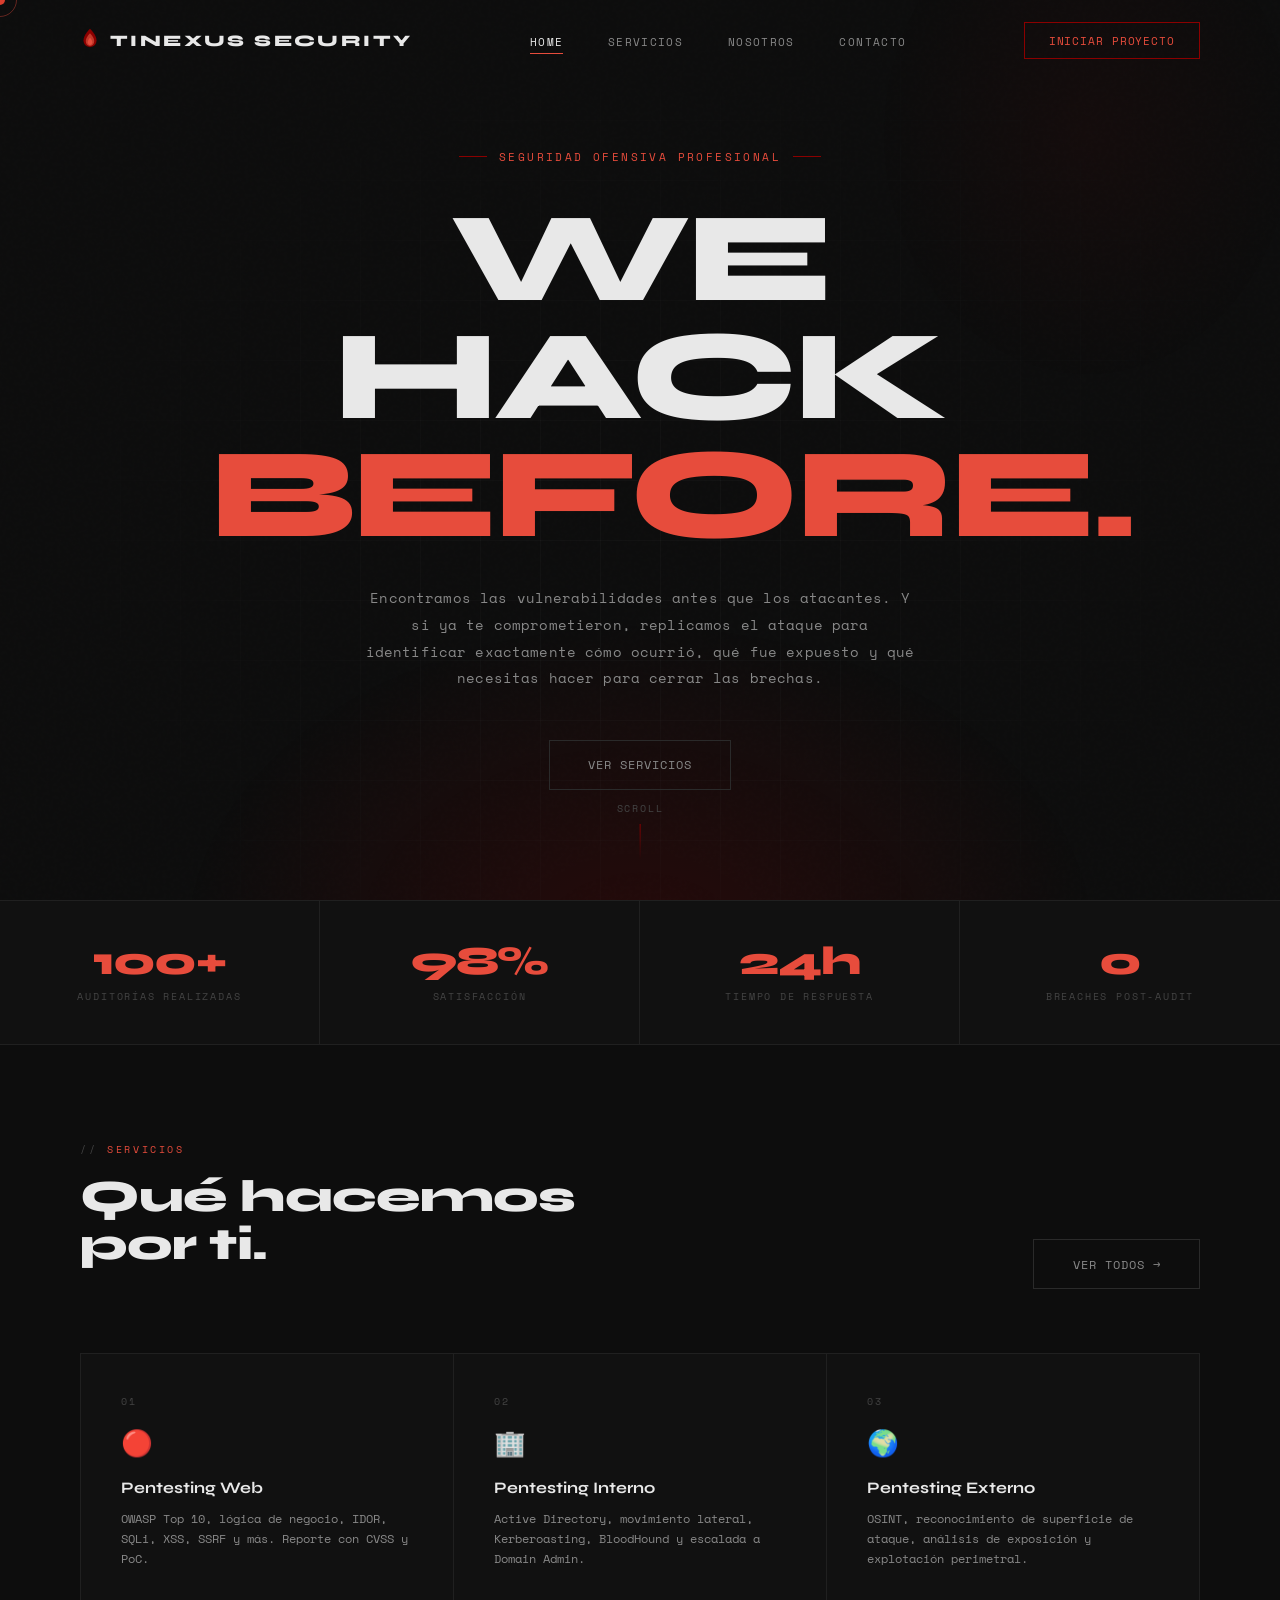
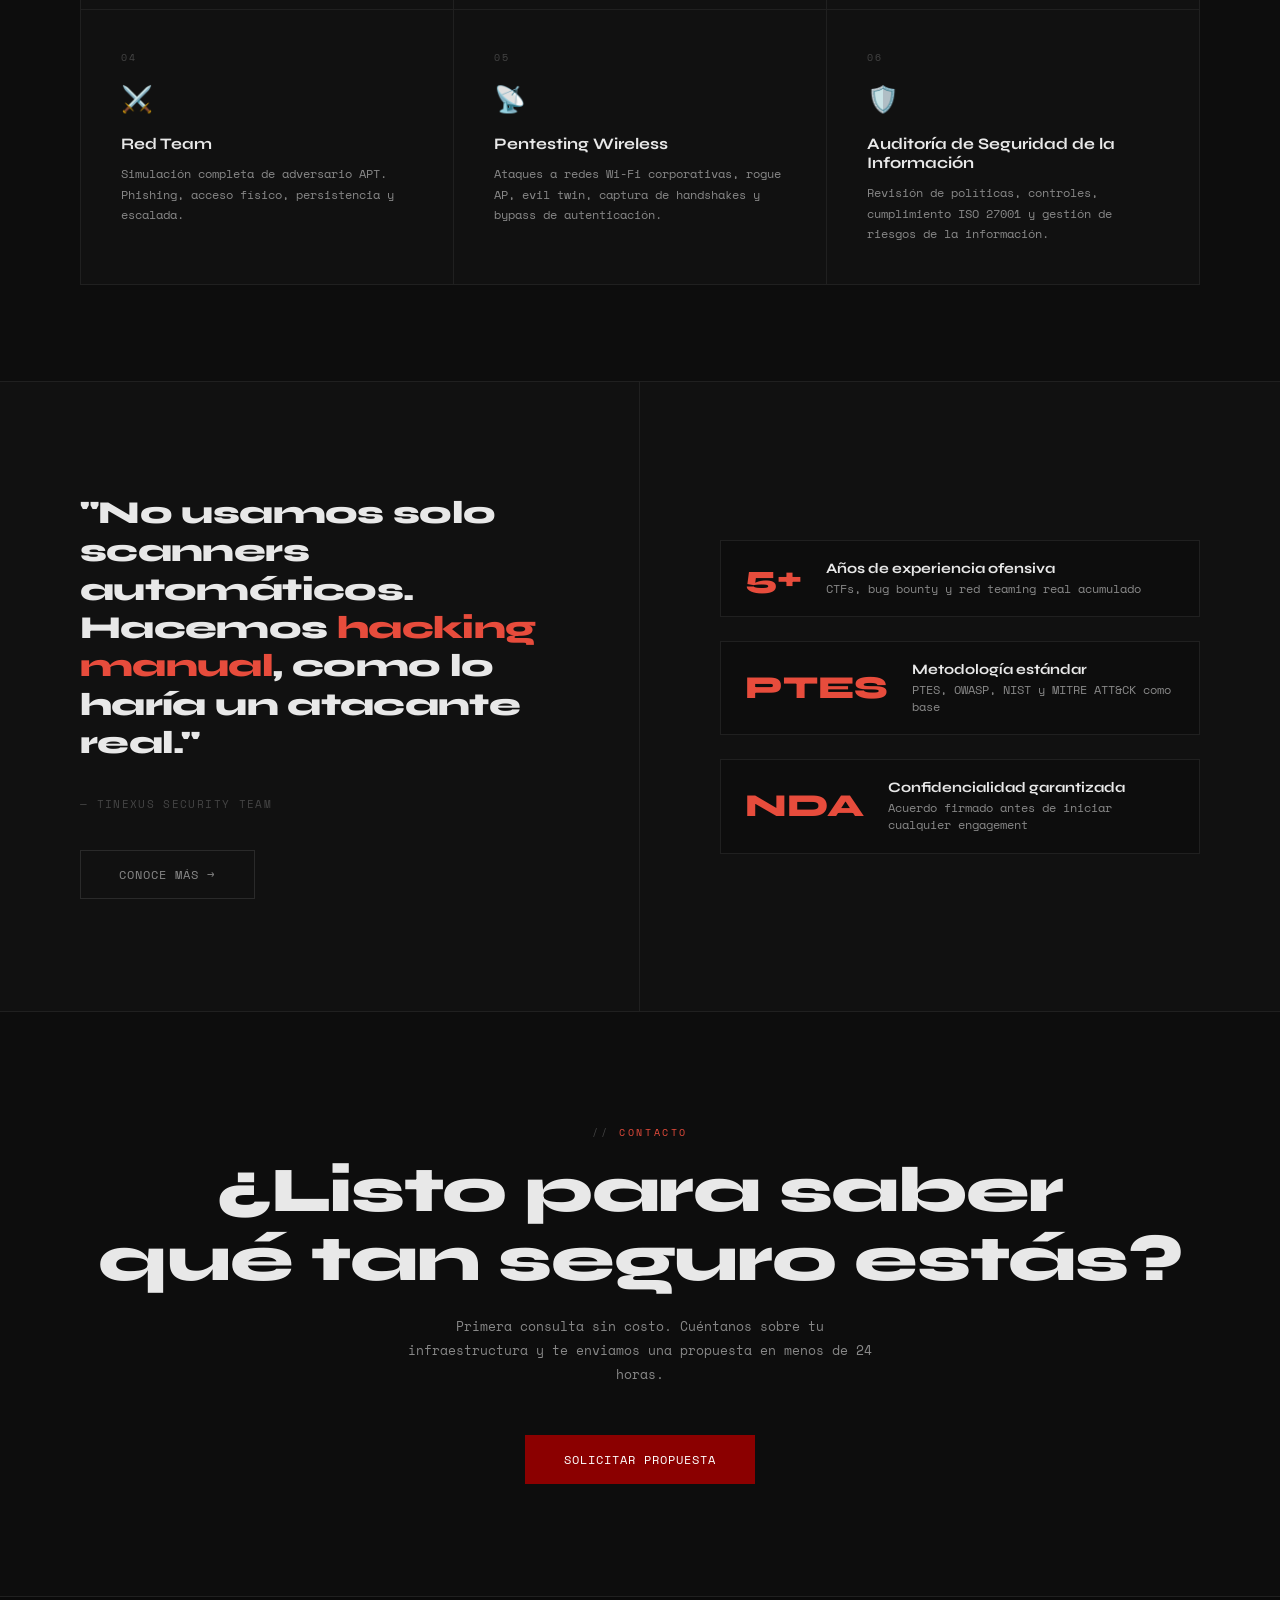
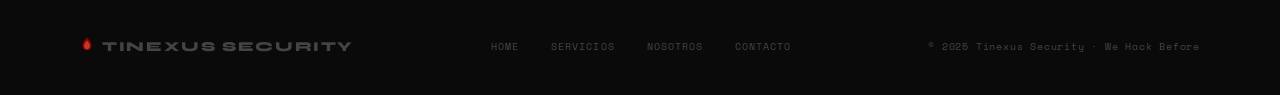
<file: index.html>
<!DOCTYPE html>
<html lang="es">
<head>
  <meta charset="UTF-8">
  <meta name="viewport" content="width=device-width, initial-scale=1.0">
  <title>Tinexus Security — We Hack Before</title>
  <meta name="description" content="Servicios profesionales de pentesting y seguridad ofensiva. Encontramos las vulnerabilidades antes que los atacantes.">
  <link rel="preconnect" href="https://fonts.googleapis.com">
  <link rel="preconnect" href="https://fonts.gstatic.com" crossorigin>
  <link href="https://fonts.googleapis.com/css2?family=Space+Mono:wght@400;700&family=Syne:wght@400;600;700;800&display=swap" rel="stylesheet">
  <link rel="stylesheet" href="css/style.css">
  <style>
    /* ── HERO ── */
    .hero {
      min-height: 100vh;
      display: grid; place-items: center;
      padding: 8rem 5rem 6rem;
      position: relative; overflow: hidden;
    }
    .hero-bg {
      position: absolute; inset: 0;
      background:
        radial-gradient(ellipse 55% 55% at 50% 105%, rgba(139,0,0,0.2) 0%, transparent 65%),
        radial-gradient(ellipse 30% 50% at 85% 15%, rgba(139,0,0,0.06) 0%, transparent 55%);
      pointer-events: none;
    }
    .hero-grid {
      position: absolute; inset: 0;
      background-image:
        linear-gradient(rgba(255,255,255,0.024) 1px, transparent 1px),
        linear-gradient(90deg, rgba(255,255,255,0.024) 1px, transparent 1px);
      background-size: 60px 60px;
      mask-image: radial-gradient(ellipse at 50% 60%, black 10%, transparent 75%);
      pointer-events: none;
    }
    .hero-inner {
      max-width: 860px; text-align: center; position: relative; z-index: 1;
    }
    .hero-badge {
      font-family: var(--mono); font-size: 0.68rem;
      letter-spacing: 0.22em; color: var(--red-bright);
      text-transform: uppercase; margin-bottom: 2.2rem;
      display: inline-flex; align-items: center; gap: 12px;
    }
    .hero-badge::before, .hero-badge::after {
      content: ''; display: block; width: 28px; height: 1px; background: var(--red);
    }
    .hero h1 {
      font-size: clamp(3.2rem, 10vw, 8rem); font-weight: 800;
      line-height: 0.92; letter-spacing: -0.03em; margin-bottom: 0.4rem;
    }
    .hero h1 .accent { color: var(--red-bright); display: block; }
    .hero-sub {
      font-family: var(--mono); font-size: clamp(0.78rem, 2vw, 0.9rem);
      color: var(--text-dim); line-height: 1.85;
      max-width: 560px; margin: 2rem auto 3rem; letter-spacing: 0.01em;
    }
    .hero-actions { display: flex; gap: 1rem; justify-content: center; flex-wrap: wrap; }
    .scroll-hint {
      position: absolute; bottom: 2.5rem; left: 50%;
      transform: translateX(-50%);
      font-family: var(--mono); font-size: 0.62rem;
      color: var(--text-dimmer); letter-spacing: 0.18em;
      text-transform: uppercase;
      display: flex; flex-direction: column; align-items: center; gap: 8px;
    }
    .scroll-hint-line {
      width: 1px; height: 36px; background: linear-gradient(to bottom, var(--red), transparent);
      animation: scrollline 2s ease-in-out infinite;
    }
    @keyframes scrollline { 0%,100%{opacity:0.3;transform:scaleY(1)} 50%{opacity:1;transform:scaleY(1.2)} }

    /* ── STATS ── */
    .stats-bar {
      background: var(--char-2);
      border-top: 1px solid var(--border); border-bottom: 1px solid var(--border);
      display: grid; grid-template-columns: repeat(4, 1fr);
    }
    .stat {
      padding: 2.5rem 2rem; text-align: center;
      border-right: 1px solid var(--border);
    }
    .stat:last-child { border-right: none; }
    .stat-num {
      font-size: clamp(1.8rem, 4vw, 2.5rem); font-weight: 800;
      color: var(--red-bright); letter-spacing: -0.03em;
      display: block; line-height: 1;
    }
    .stat-label {
      font-family: var(--mono); font-size: 0.63rem;
      color: var(--text-dimmer); letter-spacing: 0.18em;
      text-transform: uppercase; margin-top: 8px; display: block;
    }

    /* ── SERVICES PREVIEW ── */
    .services-preview { background: var(--char); }
    .services-header {
      display: flex; align-items: flex-end; justify-content: space-between;
      margin-bottom: 4rem; flex-wrap: wrap; gap: 1.5rem;
    }
    .services-grid {
      display: grid; grid-template-columns: repeat(3, 1fr);
      gap: 1px; background: var(--border);
      border: 1px solid var(--border);
    }
    .service-card {
      background: var(--char-2); padding: 2.5rem;
      position: relative; overflow: hidden;
      transition: background 0.3s;
      text-decoration: none; color: inherit; display: block;
    }
    .service-card::after {
      content: ''; position: absolute; bottom: 0; left: 0;
      width: 0; height: 2px; background: var(--red-bright);
      transition: width 0.4s ease;
    }
    .service-card:hover { background: var(--char-3); }
    .service-card:hover::after { width: 100%; }
    .service-num {
      font-family: var(--mono); font-size: 0.62rem;
      color: var(--text-dimmer); letter-spacing: 0.2em; margin-bottom: 1.2rem;
    }
    .service-icon { font-size: 1.6rem; margin-bottom: 1.2rem; display: block; }
    .service-name { font-size: 1rem; font-weight: 700; margin-bottom: 0.7rem; }
    .service-desc {
      font-family: var(--mono); font-size: 0.74rem;
      color: var(--text-dim); line-height: 1.7;
    }

    /* ── ABOUT TEASER ── */
    .about-teaser {
      background: var(--char-2);
      border-top: 1px solid var(--border);
      display: grid; grid-template-columns: 1fr 1fr; gap: 0;
    }
    .about-teaser-left {
      padding: 7rem 5rem; border-right: 1px solid var(--border);
    }
    .about-teaser-right {
      padding: 7rem 5rem; display: flex; flex-direction: column; justify-content: center;
    }
    .big-quote {
      font-size: clamp(1.3rem, 2.5vw, 2.2rem); font-weight: 800;
      letter-spacing: -0.02em; line-height: 1.2; color: var(--text);
    }
    .big-quote em { color: var(--red-bright); font-style: normal; }
    .quote-source {
      font-family: var(--mono); font-size: 0.7rem;
      color: var(--text-dimmer); letter-spacing: 0.12em;
      margin-top: 2rem; text-transform: uppercase;
    }
    .metric-row { display: flex; flex-direction: column; gap: 1.5rem; }
    .metric {
      display: flex; align-items: center; gap: 1.5rem;
      padding: 1.2rem 1.5rem; border: 1px solid var(--border);
      background: var(--char); transition: border-color 0.3s;
    }
    .metric:hover { border-color: var(--red); }
    .metric-val {
      font-size: clamp(1.4rem, 3vw, 2rem); font-weight: 800;
      color: var(--red-bright); line-height: 1; flex-shrink: 0;
    }
    .metric-text h4 { font-size: 0.9rem; font-weight: 700; margin-bottom: 3px; }
    .metric-text p { font-family: var(--mono); font-size: 0.72rem; color: var(--text-dim); }

    /* ── CTA ── */
    .home-cta {
      background: var(--char); border-top: 1px solid var(--border);
      text-align: center; padding: 7rem 5rem;
    }
    .home-cta .section-tag { justify-content: center; }
    .home-cta .section-title { font-size: clamp(2rem, 5vw, 4rem); }
    .home-cta .section-desc { margin: 0 auto 3rem; max-width: 480px; }

    /* ── RESPONSIVE ── */
    @media (max-width: 1024px) {
      .services-grid { grid-template-columns: repeat(2, 1fr); }
      .about-teaser-left, .about-teaser-right { padding: 5rem 2.5rem; }
      .home-cta { padding: 6rem 2.5rem; }
    }
    @media (max-width: 768px) {
      .hero { padding: 6rem 1.4rem 5rem; }
      .hero-badge { font-size: 0.6rem; letter-spacing: 0.14em; }
      .hero-sub br { display: none; }
      .scroll-hint { display: none; }
      .stats-bar { grid-template-columns: repeat(2, 1fr); }
      .stat:nth-child(2) { border-right: none; }
      .stat:nth-child(3) { border-right: 1px solid var(--border); }
      .stat:nth-child(1), .stat:nth-child(2) { border-bottom: 1px solid var(--border); }
      .stat { padding: 1.8rem 1rem; }
      .services-grid { grid-template-columns: 1fr; }
      .services-header { flex-direction: column; align-items: flex-start; margin-bottom: 2rem; }
      .about-teaser { grid-template-columns: 1fr; }
      .about-teaser-left { padding: 4rem 1.4rem; border-right: none; border-bottom: 1px solid var(--border); }
      .about-teaser-right { padding: 4rem 1.4rem; }
      .home-cta { padding: 5rem 1.4rem; }
    }
    @media (max-width: 480px) {
      .hero { padding: 5.5rem 1.2rem 4rem; }
      .hero-badge { display: none; }
      .stats-bar { grid-template-columns: 1fr 1fr; }
      .stat { padding: 1.4rem 0.8rem; }
      .metric { flex-direction: column; text-align: center; padding: 1.2rem; gap: 0.5rem; }
    }
  </style>
</head>
<body>

  <div class="cursor"></div>
  <div class="cursor-ring"></div>

  <nav id="navbar">
    <a href="index.html" class="nav-logo">
      <svg viewBox="0 0 60 80" fill="none" xmlns="http://www.w3.org/2000/svg">
        <path d="M30 2C30 2 50 20 50 38C50 51 41 58 30 59C19 58 10 51 10 38C10 20 30 2 30 2Z" fill="#8B0000"/>
        <path d="M30 16C30 16 43 29 43 40C43 49 38 54 30 55C22 54 17 49 17 40C17 29 30 16 30 16Z" fill="#C0392B"/>
        <path d="M30 30C30 30 37 37 37 44C37 49 34 52 30 52C26 52 23 49 23 44C23 37 30 30 30 30Z" fill="#E74C3C"/>
      </svg>
      TINEXUS SECURITY
    </a>
    <ul class="nav-links">
      <li><a href="index.html" class="active">Home</a></li>
      <li><a href="servicios.html">Servicios</a></li>
      <li><a href="nosotros.html">Nosotros</a></li>
      <li><a href="contacto.html">Contacto</a></li>
    </ul>
    <a href="contacto.html" class="nav-cta">Iniciar Proyecto</a>
    <button class="hamburger" aria-label="Menú"><span></span><span></span><span></span></button>
  </nav>

  <div class="mobile-menu">
    <a href="index.html" class="active">Home</a>
    <a href="servicios.html">Servicios</a>
    <a href="nosotros.html">Nosotros</a>
    <a href="contacto.html">Contacto</a>
    <a href="contacto.html" class="mobile-cta">Iniciar Proyecto</a>
  </div>

  <!-- HERO -->
  <section class="hero">
    <div class="hero-bg"></div>
    <div class="hero-grid"></div>
    <div class="hero-inner">
      <div class="hero-badge">Seguridad Ofensiva Profesional</div>
      <h1>WE HACK<span class="accent">BEFORE.</span></h1>
      <p class="hero-sub">
        Encontramos las vulnerabilidades antes que los atacantes. Y si ya te comprometieron,
        replicamos el ataque para identificar exactamente cómo ocurrió,
        qué fue expuesto y qué necesitas hacer para cerrar las brechas.
      </p>
      <div class="hero-actions">
        <a href="servicios.html" class="btn-outline">Ver Servicios</a>
      </div>
    </div>
    <div class="scroll-hint">
      <span>scroll</span>
      <div class="scroll-hint-line"></div>
    </div>
  </section>

  <!-- STATS -->
  <div class="stats-bar">
    <div class="stat fade-up">
      <span class="stat-num">100+</span>
      <span class="stat-label">Auditorías Realizadas</span>
    </div>
    <div class="stat fade-up d1">
      <span class="stat-num">98%</span>
      <span class="stat-label">Satisfacción</span>
    </div>
    <div class="stat fade-up d2">
      <span class="stat-num">24h</span>
      <span class="stat-label">Tiempo de Respuesta</span>
    </div>
    <div class="stat fade-up d3">
      <span class="stat-num">0</span>
      <span class="stat-label">Breaches Post-Audit</span>
    </div>
  </div>

  <!-- SERVICES PREVIEW -->
  <section class="services-preview">
    <div class="services-header">
      <div>
        <div class="section-tag fade-up">Servicios</div>
        <h2 class="section-title fade-up">Qué hacemos<br>por ti.</h2>
      </div>
      <a href="servicios.html" class="btn-outline fade-up" style="align-self:flex-end">Ver todos →</a>
    </div>

    <div class="services-grid">
      <a href="servicios.html" class="service-card fade-up">
        <div class="service-num">01</div>
        <span class="service-icon">🔴</span>
        <div class="service-name">Pentesting Web</div>
        <p class="service-desc">OWASP Top 10, lógica de negocio, IDOR, SQLi, XSS, SSRF y más. Reporte con CVSS y PoC.</p>
      </a>
      <a href="servicios.html" class="service-card fade-up d1">
        <div class="service-num">02</div>
        <span class="service-icon">🏢</span>
        <div class="service-name">Pentesting Interno</div>
        <p class="service-desc">Active Directory, movimiento lateral, Kerberoasting, BloodHound y escalada a Domain Admin.</p>
      </a>
      <a href="servicios.html" class="service-card fade-up d2">
        <div class="service-num">03</div>
        <span class="service-icon">🌍</span>
        <div class="service-name">Pentesting Externo</div>
        <p class="service-desc">OSINT, reconocimiento de superficie de ataque, análisis de exposición y explotación perimetral.</p>
      </a>
      <a href="servicios.html" class="service-card fade-up">
        <div class="service-num">04</div>
        <span class="service-icon">⚔️</span>
        <div class="service-name">Red Team</div>
        <p class="service-desc">Simulación completa de adversario APT. Phishing, acceso físico, persistencia y escalada.</p>
      </a>
      <a href="servicios.html" class="service-card fade-up d1">
        <div class="service-num">05</div>
        <span class="service-icon">📡</span>
        <div class="service-name">Pentesting Wireless</div>
        <p class="service-desc">Ataques a redes Wi-Fi corporativas, rogue AP, evil twin, captura de handshakes y bypass de autenticación.</p>
      </a>
      <a href="servicios.html" class="service-card fade-up d2">
        <div class="service-num">06</div>
        <span class="service-icon">🛡️</span>
        <div class="service-name">Auditoría de Seguridad de la Información</div>
        <p class="service-desc">Revisión de políticas, controles, cumplimiento ISO 27001 y gestión de riesgos de la información.</p>
      </a>
    </div>
  </section>

  <!-- ABOUT TEASER -->
  <div class="about-teaser">
    <div class="about-teaser-left">
      <p class="big-quote fade-up">
        "No usamos solo scanners automáticos. Hacemos <em>hacking manual</em>, como lo haría un atacante real."
      </p>
      <p class="quote-source fade-up d1">— Tinexus Security Team</p>
      <br><br>
      <a href="nosotros.html" class="btn-outline fade-up d2">Conoce más →</a>
    </div>
    <div class="about-teaser-right">
      <div class="metric-row">
        <div class="metric fade-up">
          <span class="metric-val">5+</span>
          <div class="metric-text">
            <h4>Años de experiencia ofensiva</h4>
            <p>CTFs, bug bounty y red teaming real acumulado</p>
          </div>
        </div>
        <div class="metric fade-up d1">
          <span class="metric-val">PTES</span>
          <div class="metric-text">
            <h4>Metodología estándar</h4>
            <p>PTES, OWASP, NIST y MITRE ATT&amp;CK como base</p>
          </div>
        </div>
        <div class="metric fade-up d2">
          <span class="metric-val">NDA</span>
          <div class="metric-text">
            <h4>Confidencialidad garantizada</h4>
            <p>Acuerdo firmado antes de iniciar cualquier engagement</p>
          </div>
        </div>
      </div>
    </div>
  </div>

  <!-- HOME CTA -->
  <section class="home-cta">
    <div class="section-tag fade-up">Contacto</div>
    <h2 class="section-title fade-up">¿Listo para saber<br>qué tan seguro estás?</h2>
    <p class="section-desc fade-up">Primera consulta sin costo. Cuéntanos sobre tu infraestructura y te enviamos una propuesta en menos de 24 horas.</p>
    <a href="contacto.html" class="btn-primary fade-up">Solicitar Propuesta</a>
  </section>

  <footer>
    <a href="index.html" class="footer-logo">
      <svg viewBox="0 0 60 80" fill="none">
        <path d="M30 2C30 2 50 20 50 38C50 51 41 58 30 59C19 58 10 51 10 38C10 20 30 2 30 2Z" fill="#8B0000"/>
        <path d="M30 16C30 16 43 29 43 40C43 49 38 54 30 55C22 54 17 49 17 40C17 29 30 16 30 16Z" fill="#C0392B"/>
      </svg>
      TINEXUS SECURITY
    </a>
    <div class="footer-links">
      <a href="index.html">Home</a>
      <a href="servicios.html">Servicios</a>
      <a href="nosotros.html">Nosotros</a>
      <a href="contacto.html">Contacto</a>
    </div>
    <div class="footer-copy">© 2025 Tinexus Security · We Hack Before</div>
  </footer>

  <script src="js/main.js"></script>
</body>
</html>
</file>
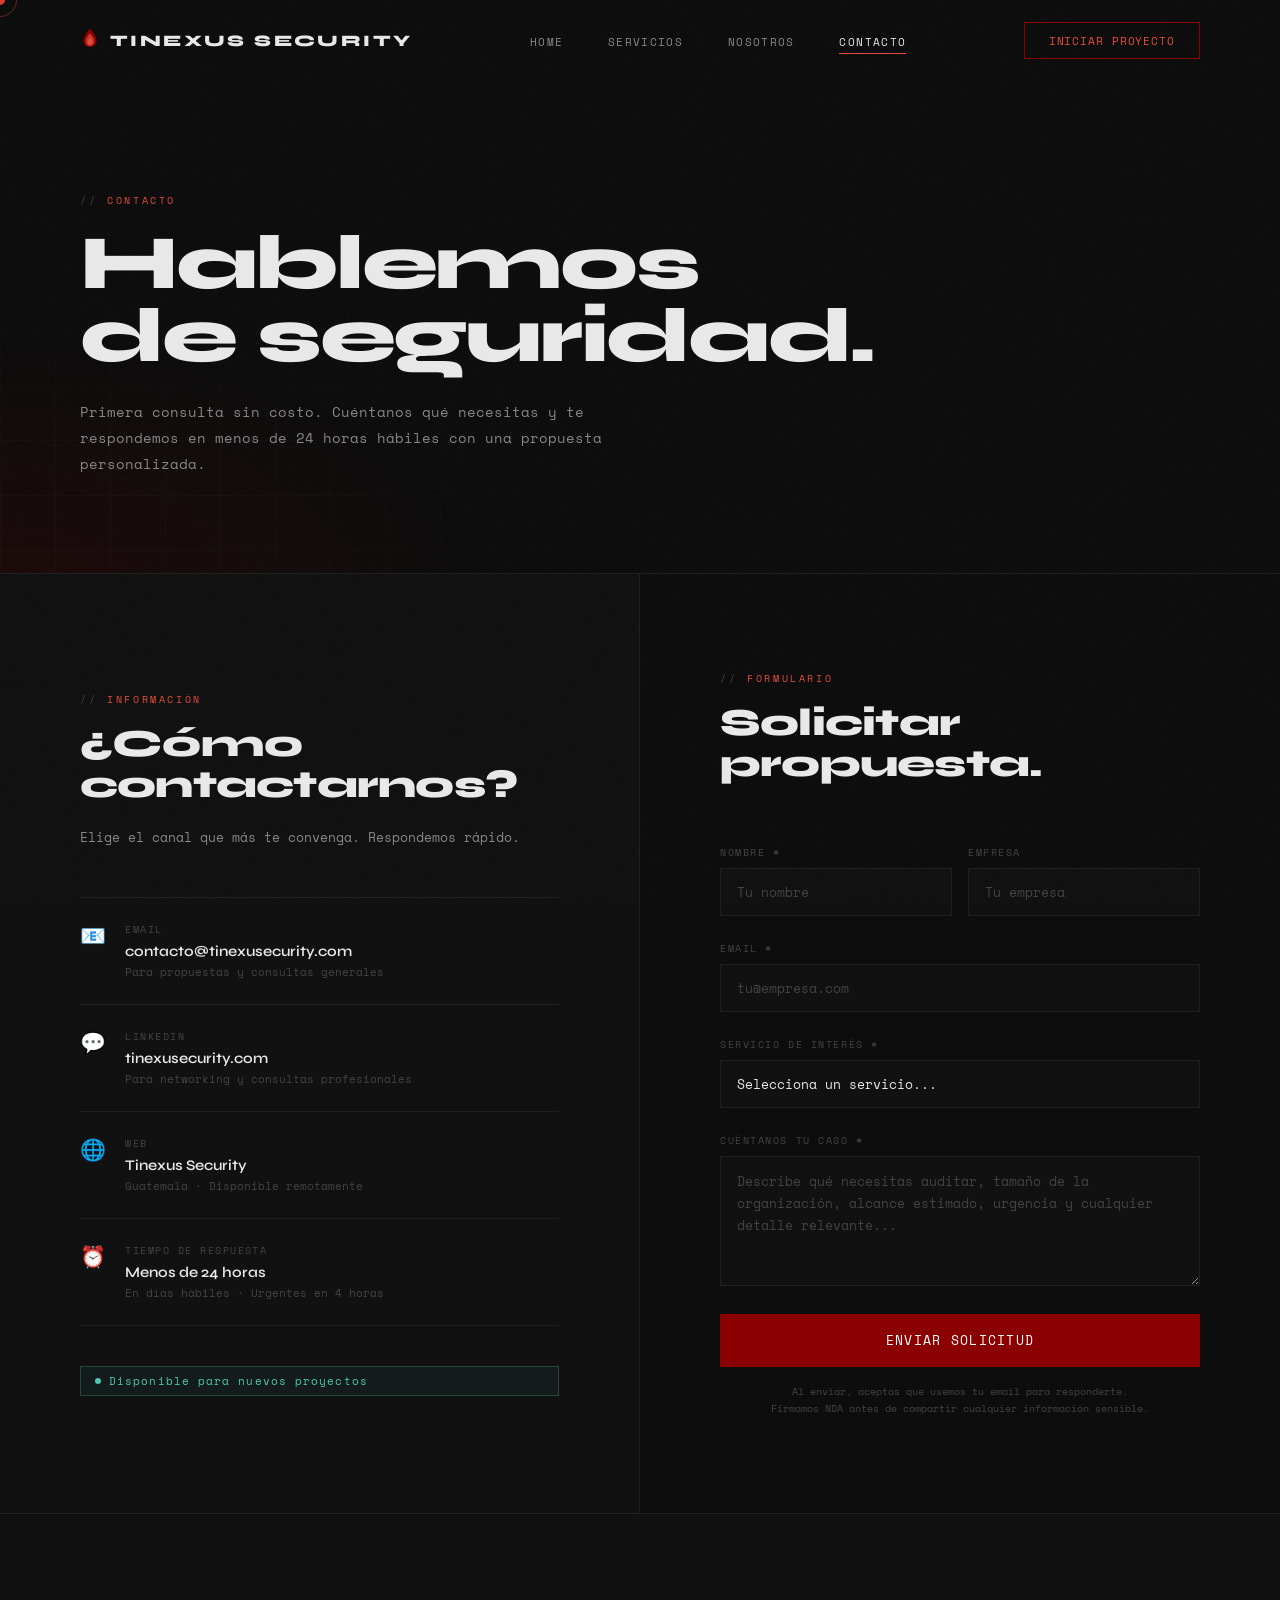
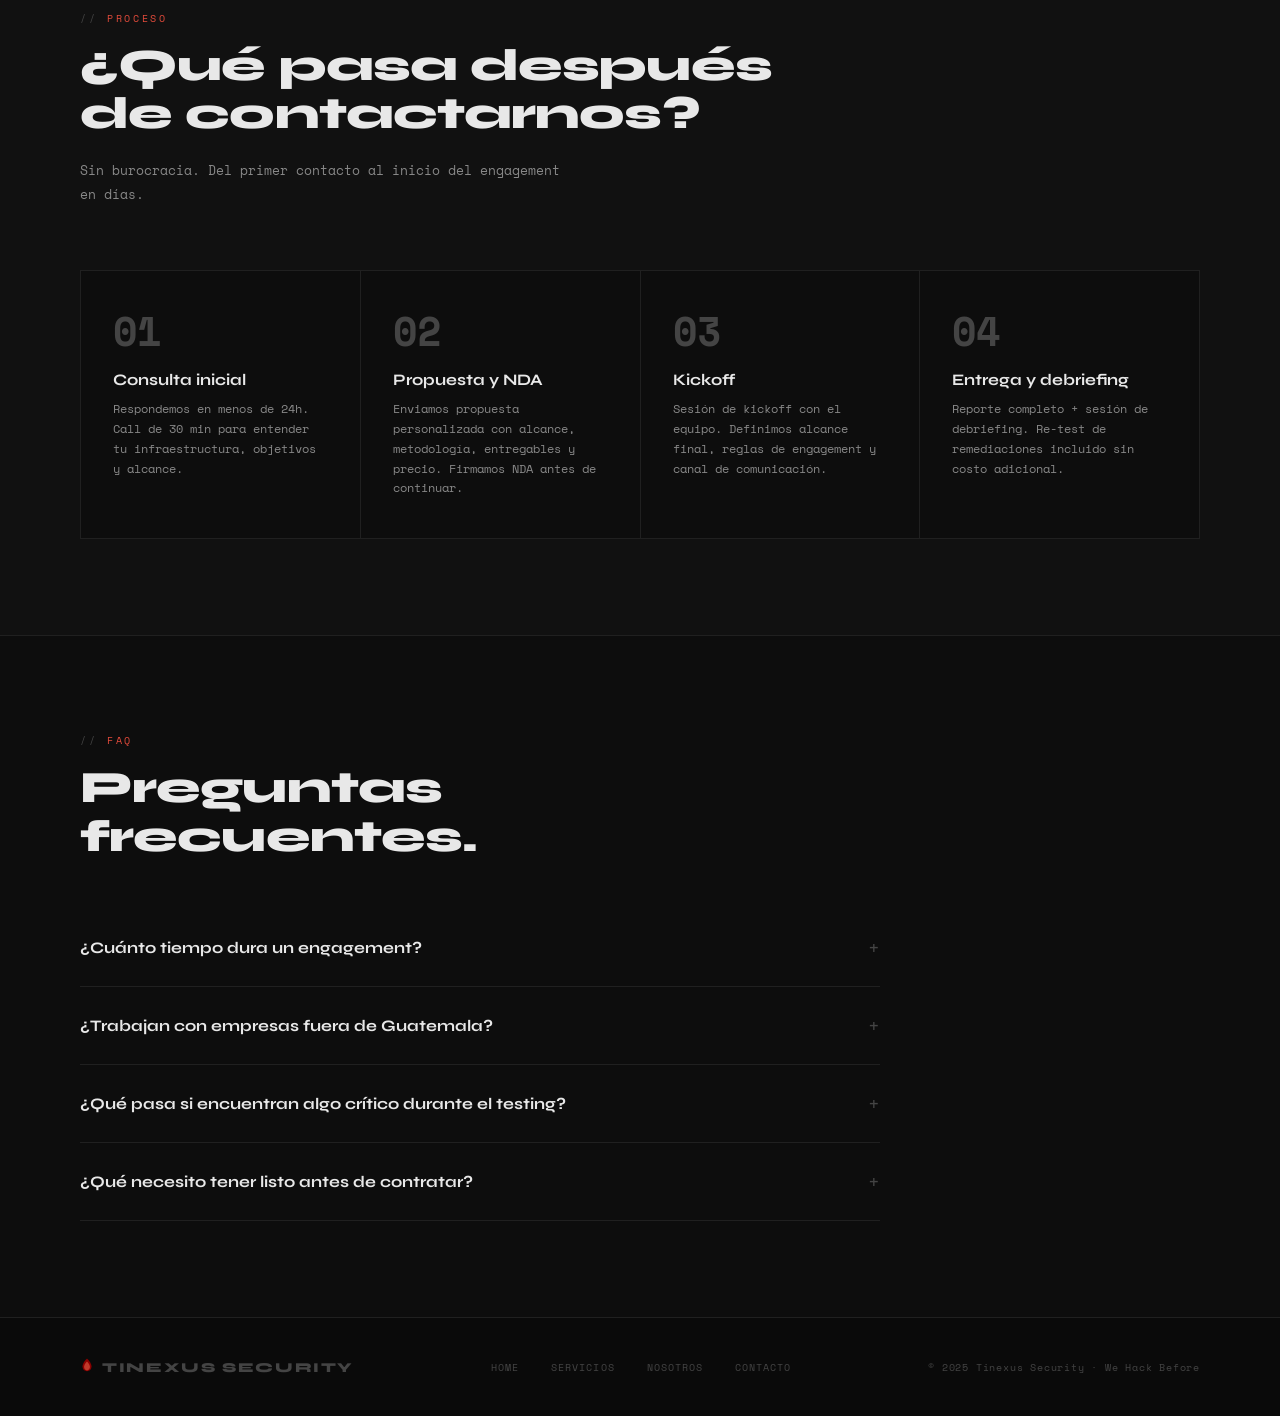
<file: contacto.html>
<!DOCTYPE html>
<html lang="es">
<head>
  <meta charset="UTF-8">
  <meta name="viewport" content="width=device-width, initial-scale=1.0">
  <title>Contacto — Tinexus Security</title>
  <meta name="description" content="Solicita una auditoría de seguridad o consulta con el equipo de Tinexus Security. Primera consulta sin costo.">
  <link rel="preconnect" href="https://fonts.googleapis.com">
  <link rel="preconnect" href="https://fonts.gstatic.com" crossorigin>
  <link href="https://fonts.googleapis.com/css2?family=Space+Mono:wght@400;700&family=Syne:wght@400;600;700;800&display=swap" rel="stylesheet">
  <link rel="stylesheet" href="css/style.css">
  <style>
    .contact-main {
      background: var(--char);
      display: grid; grid-template-columns: 1fr 1fr; min-height: 70vh;
    }
    .contact-info {
      padding: 6rem 5rem; border-right: 1px solid var(--border);
      background: var(--char-2); display: flex; flex-direction: column; justify-content: center;
    }
    .contact-form-area {
      padding: 6rem 5rem; display: flex; flex-direction: column; justify-content: center;
    }
    .contact-items { display: flex; flex-direction: column; gap: 0; margin-top: 3rem; }
    .contact-item {
      display: flex; gap: 1.2rem; align-items: flex-start;
      padding: 1.5rem 0; border-bottom: 1px solid var(--border);
    }
    .contact-item:first-child { border-top: 1px solid var(--border); }
    .contact-item-icon { font-size: 1.3rem; flex-shrink: 0; margin-top: 2px; }
    .contact-item-label {
      font-family: var(--mono); font-size: 0.62rem;
      color: var(--text-dimmer); letter-spacing: 0.15em;
      text-transform: uppercase; margin-bottom: 4px;
    }
    .contact-item-val {
      font-size: 0.92rem; font-weight: 600; color: var(--text);
      text-decoration: none; transition: color 0.2s;
    }
    a.contact-item-val:hover { color: var(--red-bright); }
    .contact-item-note { font-family: var(--mono); font-size: 0.7rem; color: var(--text-dimmer); margin-top: 3px; }
    .availability-badge {
      display: inline-flex; align-items: center; gap: 8px;
      font-family: var(--mono); font-size: 0.68rem; letter-spacing: 0.1em;
      color: #4EC9B0; border: 1px solid rgba(78,201,176,0.25);
      background: rgba(78,201,176,0.06); padding: 6px 14px; margin-top: 2.5rem;
    }
    .availability-dot {
      width: 6px; height: 6px; border-radius: 50%;
      background: #4EC9B0; animation: pulse-green 2s ease-in-out infinite;
    }
    @keyframes pulse-green { 0%,100%{opacity:1;transform:scale(1)} 50%{opacity:0.5;transform:scale(0.8)} }

    .form-group { margin-bottom: 1.5rem; }
    .form-label {
      font-family: var(--mono); font-size: 0.65rem; letter-spacing: 0.15em;
      color: var(--text-dimmer); text-transform: uppercase; display: block; margin-bottom: 8px;
    }
    .form-input, .form-select, .form-textarea {
      width: 100%; background: var(--char-2); border: 1px solid var(--border);
      color: var(--text); font-family: var(--mono); font-size: 0.8rem;
      padding: 0.85rem 1rem; transition: border-color 0.2s; outline: none;
      -webkit-appearance: none; appearance: none;
    }
    .form-input:focus, .form-select:focus, .form-textarea:focus { border-color: var(--red); }
    .form-input::placeholder, .form-textarea::placeholder { color: var(--text-dimmer); }
    .form-select { cursor: pointer; }
    .form-select option { background: var(--char-2); color: var(--text); }
    .form-textarea { resize: vertical; min-height: 130px; line-height: 1.7; }
    .form-row { display: grid; grid-template-columns: 1fr 1fr; gap: 1rem; }
    .form-submit {
      width: 100%; font-family: var(--mono); font-size: 0.8rem;
      letter-spacing: 0.1em; padding: 1rem;
      background: var(--red); color: #fff; border: 1px solid var(--red);
      cursor: pointer; text-transform: uppercase;
      transition: background 0.2s, transform 0.15s;
    }
    .form-submit:hover { background: var(--red-mid); transform: translateY(-1px); }
    .form-submit:active { transform: translateY(0); }
    .form-note {
      font-family: var(--mono); font-size: 0.65rem; color: var(--text-dimmer);
      text-align: center; margin-top: 1rem; line-height: 1.6;
    }

    .process { background: var(--char-2); border-top: 1px solid var(--border); border-bottom: 1px solid var(--border); }
    .process-steps {
      display: grid; grid-template-columns: repeat(4, 1fr);
      gap: 1px; background: var(--border); border: 1px solid var(--border); margin-top: 4rem;
    }
    .process-step { background: var(--char); padding: 2.5rem 2rem; transition: background 0.3s; }
    .process-step:hover { background: var(--char-3); }
    .process-step-num {
      font-family: var(--mono); font-size: 2.5rem; font-weight: 700;
      color: var(--text-dimmer); line-height: 1; margin-bottom: 1.2rem; transition: color 0.3s;
    }
    .process-step:hover .process-step-num { color: var(--red-bright); }
    .process-step h3 { font-size: 1rem; font-weight: 700; margin-bottom: 0.6rem; }
    .process-step p { font-family: var(--mono); font-size: 0.73rem; color: var(--text-dim); line-height: 1.7; }

    .faq { background: var(--char); }
    .faq-list { margin-top: 3rem; max-width: 800px; }
    .faq-item { border-bottom: 1px solid var(--border); }
    .faq-question {
      width: 100%; background: none; border: none; text-align: left; padding: 1.5rem 0;
      display: flex; align-items: center; justify-content: space-between;
      gap: 1rem; cursor: pointer; font-family: var(--sans); font-size: 1rem;
      font-weight: 700; color: var(--text); transition: color 0.2s;
    }
    .faq-question:hover { color: var(--red-bright); }
    .faq-icon {
      font-size: 1.2rem; color: var(--text-dimmer); flex-shrink: 0;
      transition: transform 0.3s; font-family: var(--mono); font-weight: 400;
    }
    .faq-item.open .faq-icon { transform: rotate(45deg); color: var(--red-bright); }
    .faq-answer { max-height: 0; overflow: hidden; transition: max-height 0.4s ease; }
    .faq-item.open .faq-answer { max-height: 250px; }
    .faq-answer p {
      font-family: var(--mono); font-size: 0.8rem;
      color: var(--text-dim); line-height: 1.8; padding-bottom: 1.5rem;
    }

    @media (max-width: 1024px) {
      .contact-info, .contact-form-area { padding: 5rem 2.5rem; }
      .process-steps { grid-template-columns: repeat(2, 1fr); }
    }
    @media (max-width: 768px) {
      .contact-main { grid-template-columns: 1fr; }
      .contact-info { padding: 4rem 1.4rem; border-right: none; border-bottom: 1px solid var(--border); }
      .contact-form-area { padding: 4rem 1.4rem; }
      .form-row { grid-template-columns: 1fr; }
      .process-steps { grid-template-columns: repeat(2, 1fr); }
      .faq-list { max-width: 100%; }
      .faq-question { font-size: 0.9rem; }
    }
    @media (max-width: 480px) {
      .contact-info, .contact-form-area { padding: 3rem 1.2rem; }
      .process-steps { grid-template-columns: 1fr; }
      .process-step { padding: 2rem 1.4rem; }
      .availability-badge { font-size: 0.6rem; }
    }
  </style>
</head>
<body>

  <div class="cursor"></div>
  <div class="cursor-ring"></div>

  <nav id="navbar">
    <a href="index.html" class="nav-logo">
      <svg viewBox="0 0 60 80" fill="none" xmlns="http://www.w3.org/2000/svg">
        <path d="M30 2C30 2 50 20 50 38C50 51 41 58 30 59C19 58 10 51 10 38C10 20 30 2 30 2Z" fill="#8B0000"/>
        <path d="M30 16C30 16 43 29 43 40C43 49 38 54 30 55C22 54 17 49 17 40C17 29 30 16 30 16Z" fill="#C0392B"/>
        <path d="M30 30C30 30 37 37 37 44C37 49 34 52 30 52C26 52 23 49 23 44C23 37 30 30 30 30Z" fill="#E74C3C"/>
      </svg>
      TINEXUS SECURITY
    </a>
    <ul class="nav-links">
      <li><a href="index.html">Home</a></li>
      <li><a href="servicios.html">Servicios</a></li>
      <li><a href="nosotros.html">Nosotros</a></li>
      <li><a href="contacto.html" class="active">Contacto</a></li>
    </ul>
    <a href="contacto.html" class="nav-cta">Iniciar Proyecto</a>
    <button class="hamburger" aria-label="Menú"><span></span><span></span><span></span></button>
  </nav>

  <div class="mobile-menu">
    <a href="index.html">Home</a>
    <a href="servicios.html">Servicios</a>
    <a href="nosotros.html">Nosotros</a>
    <a href="contacto.html" class="active">Contacto</a>
    <a href="contacto.html" class="mobile-cta">Iniciar Proyecto</a>
  </div>

  <div class="page-header">
    <div class="page-header-bg"></div>
    <div class="page-header-grid"></div>
    <div class="page-tag fade-up">Contacto</div>
    <h1 class="fade-up">Hablemos<br>de seguridad.</h1>
    <p class="sub fade-up d1">Primera consulta sin costo. Cuéntanos qué necesitas y te respondemos en menos de 24 horas hábiles con una propuesta personalizada.</p>
  </div>

  <div class="contact-main">
    <div class="contact-info">
      <div class="section-tag fade-up">Información</div>
      <h2 class="section-title fade-up" style="font-size: clamp(1.6rem, 3vw, 2.4rem);">¿Cómo<br>contactarnos?</h2>
      <p class="section-desc fade-up">Elige el canal que más te convenga. Respondemos rápido.</p>
      <div class="contact-items">
        <div class="contact-item fade-up">
          <span class="contact-item-icon">📧</span>
          <div>
            <div class="contact-item-label">Email</div>
            <a href="mailto:contacto@tinexusecurity.com" class="contact-item-val">contacto@tinexusecurity.com</a>
            <div class="contact-item-note">Para propuestas y consultas generales</div>
          </div>
        </div>
        <div class="contact-item fade-up d1">
          <span class="contact-item-icon">💬</span>
          <div>
            <div class="contact-item-label">LinkedIn</div>
            <a href="https://linkedin.com/company/tinexus-security" target="_blank" class="contact-item-val">tinexusecurity.com</a>
            <div class="contact-item-note">Para networking y consultas profesionales</div>
          </div>
        </div>
        <div class="contact-item fade-up d2">
          <span class="contact-item-icon">🌐</span>
          <div>
            <div class="contact-item-label">Web</div>
            <a href="https://tinexusecurity.com/" target="_blank" class="contact-item-val">Tinexus Security</a>
            <div class="contact-item-note">Guatemala · Disponible remotamente</div>
          </div>
        </div>
        <div class="contact-item fade-up d3">
          <span class="contact-item-icon">⏰</span>
          <div>
            <div class="contact-item-label">Tiempo de respuesta</div>
            <span class="contact-item-val">Menos de 24 horas</span>
            <div class="contact-item-note">En días hábiles · Urgentes en 4 horas</div>
          </div>
        </div>
      </div>
      <div class="availability-badge fade-up">
        <span class="availability-dot"></span>
        Disponible para nuevos proyectos
      </div>
    </div>

    <div class="contact-form-area">
      <div class="section-tag fade-up">Formulario</div>
      <h2 class="section-title fade-up" style="font-size: clamp(1.6rem, 3vw, 2.4rem);">Solicitar<br>propuesta.</h2>

      <form id="contactForm" style="margin-top: 2.5rem;" onsubmit="handleSubmit(event)">
        <div class="form-row">
          <div class="form-group">
            <label class="form-label" for="nombre">Nombre *</label>
            <input type="text" id="nombre" class="form-input" placeholder="Tu nombre" required>
          </div>
          <div class="form-group">
            <label class="form-label" for="empresa">Empresa</label>
            <input type="text" id="empresa" class="form-input" placeholder="Tu empresa">
          </div>
        </div>
        <div class="form-group">
          <label class="form-label" for="email">Email *</label>
          <input type="email" id="email" class="form-input" placeholder="tu@empresa.com" required>
        </div>
        <div class="form-group">
          <label class="form-label" for="servicio">Servicio de interés *</label>
          <select id="servicio" class="form-select" required>
            <option value="" disabled selected>Selecciona un servicio...</option>
            <option value="web">Pentesting Web</option>
            <option value="api">Auditoría de APIs</option>
            <option value="interno">Pentesting Interno</option>
            <option value="externo">Pentesting Externo</option>
            <option value="vuln-interno">Análisis de Vulnerabilidades Interno</option>
            <option value="vuln-externo">Análisis de Vulnerabilidades Externo</option>
            <option value="redteam">Red Team</option>
            <option value="mobile">Pentesting Móvil</option>
            <option value="wireless">Pentesting Wireless</option>
            <option value="atm">Auditoría de ATMs</option>
            <option value="cloud">Cloud Security Review</option>
            <option value="si">Auditoría de Seguridad de la Información</option>
            <option value="multiple">Múltiples servicios</option>
            <option value="consulta">Consulta / No estoy seguro</option>
          </select>
        </div>
        <div class="form-group">
          <label class="form-label" for="mensaje">Cuéntanos tu caso *</label>
          <textarea id="mensaje" class="form-textarea" placeholder="Describe qué necesitas auditar, tamaño de la organización, alcance estimado, urgencia y cualquier detalle relevante..." required></textarea>
        </div>
        <button type="submit" class="form-submit" id="submitBtn">Enviar Solicitud</button>
        <p class="form-note">
          Al enviar, aceptas que usemos tu email para responderte.<br>
          Firmamos NDA antes de compartir cualquier información sensible.
        </p>
      </form>

      <div id="formSuccess" style="display:none; text-align: center; padding: 3rem 0;">
        <div style="font-size: 2.5rem; margin-bottom: 1rem;">✅</div>
        <h3 style="font-size: 1.3rem; font-weight: 700; margin-bottom: 0.8rem;">¡Mensaje recibido!</h3>
        <p style="font-family: var(--mono); font-size: 0.8rem; color: var(--text-dim); line-height: 1.7;">
          Te contactaremos en menos de 24 horas hábiles.<br>
          Mientras tanto, puedes revisar nuestros <a href="servicios.html" style="color: var(--red-bright); text-decoration: none;">servicios</a>.
        </p>
      </div>
    </div>
  </div>

  <section class="process">
    <div class="section-tag fade-up">Proceso</div>
    <h2 class="section-title fade-up">¿Qué pasa después<br>de contactarnos?</h2>
    <p class="section-desc fade-up">Sin burocracia. Del primer contacto al inicio del engagement en días.</p>
    <div class="process-steps">
      <div class="process-step fade-up">
        <div class="process-step-num">01</div>
        <h3>Consulta inicial</h3>
        <p>Respondemos en menos de 24h. Call de 30 min para entender tu infraestructura, objetivos y alcance.</p>
      </div>
      <div class="process-step fade-up d1">
        <div class="process-step-num">02</div>
        <h3>Propuesta y NDA</h3>
        <p>Enviamos propuesta personalizada con alcance, metodología, entregables y precio. Firmamos NDA antes de continuar.</p>
      </div>
      <div class="process-step fade-up d2">
        <div class="process-step-num">03</div>
        <h3>Kickoff</h3>
        <p>Sesión de kickoff con el equipo. Definimos alcance final, reglas de engagement y canal de comunicación.</p>
      </div>
      <div class="process-step fade-up d3">
        <div class="process-step-num">04</div>
        <h3>Entrega y debriefing</h3>
        <p>Reporte completo + sesión de debriefing. Re-test de remediaciones incluido sin costo adicional.</p>
      </div>
    </div>
  </section>

  <section class="faq">
    <div class="section-tag fade-up">FAQ</div>
    <h2 class="section-title fade-up">Preguntas<br>frecuentes.</h2>
    <div class="faq-list fade-up d1">
        <div class="faq-item">
        <button class="faq-question" onclick="toggleFaq(this)">
          ¿Cuánto tiempo dura un engagement?
          <span class="faq-icon">+</span>
        </button>
        <div class="faq-answer">
          <p>Un pentesting web típico dura entre 3 y 10 días hábiles dependiendo del alcance. Un red team engagement completo puede durar 2-4 semanas. El reporte se entrega dentro de los 5 días posteriores al fin del testing.</p>
        </div>
      </div>
      <div class="faq-item">
        <button class="faq-question" onclick="toggleFaq(this)">
          ¿Trabajan con empresas fuera de Guatemala?
          <span class="faq-icon">+</span>
        </button>
        <div class="faq-answer">
          <p>Sí. La mayoría de nuestros servicios son 100% remotos y trabajamos con clientes en toda Latinoamérica. Para engagements que requieran presencia física, evaluamos cada caso.</p>
        </div>
      </div>
      <div class="faq-item">
        <button class="faq-question" onclick="toggleFaq(this)">
          ¿Qué pasa si encuentran algo crítico durante el testing?
          <span class="faq-icon">+</span>
        </button>
        <div class="faq-answer">
          <p>Si encontramos una vulnerabilidad crítica que requiera atención inmediata, te notificamos de forma directa antes del reporte final para que puedas tomar acción de inmediato. No esperamos al cierre del engagement.</p>
        </div>
      </div>
      <div class="faq-item">
        <button class="faq-question" onclick="toggleFaq(this)">
          ¿Qué necesito tener listo antes de contratar?
          <span class="faq-icon">+</span>
        </button>
        <div class="faq-answer">
          <p>Solo necesitas tener claro qué quieres proteger y tener la autorización legal para hacerlo. Nosotros te guiamos en el resto: alcance, reglas de engagement, credenciales necesarias y todo el proceso.</p>
        </div>
      </div>
    </div>
  </section>

  <footer>
    <a href="index.html" class="footer-logo">
      <svg viewBox="0 0 60 80" fill="none">
        <path d="M30 2C30 2 50 20 50 38C50 51 41 58 30 59C19 58 10 51 10 38C10 20 30 2 30 2Z" fill="#8B0000"/>
        <path d="M30 16C30 16 43 29 43 40C43 49 38 54 30 55C22 54 17 49 17 40C17 29 30 16 30 16Z" fill="#C0392B"/>
      </svg>
      TINEXUS SECURITY
    </a>
    <div class="footer-links">
      <a href="index.html">Home</a>
      <a href="servicios.html">Servicios</a>
      <a href="nosotros.html">Nosotros</a>
      <a href="contacto.html">Contacto</a>
    </div>
    <div class="footer-copy">© 2025 Tinexus Security · We Hack Before</div>
  </footer>

  <script src="js/main.js"></script>
  <script>
    function toggleFaq(btn) {
      const item = btn.parentElement;
      const isOpen = item.classList.contains('open');
      document.querySelectorAll('.faq-item.open').forEach(el => el.classList.remove('open'));
      if (!isOpen) item.classList.add('open');
    }
    function handleSubmit(e) {
      e.preventDefault();
      const btn = document.getElementById('submitBtn');
      btn.textContent = 'Enviando...';
      btn.disabled = true;
      setTimeout(() => {
        document.getElementById('contactForm').style.display = 'none';
        document.getElementById('formSuccess').style.display = 'block';
      }, 1200);
    }
  </script>
</body>
</html>
</file>
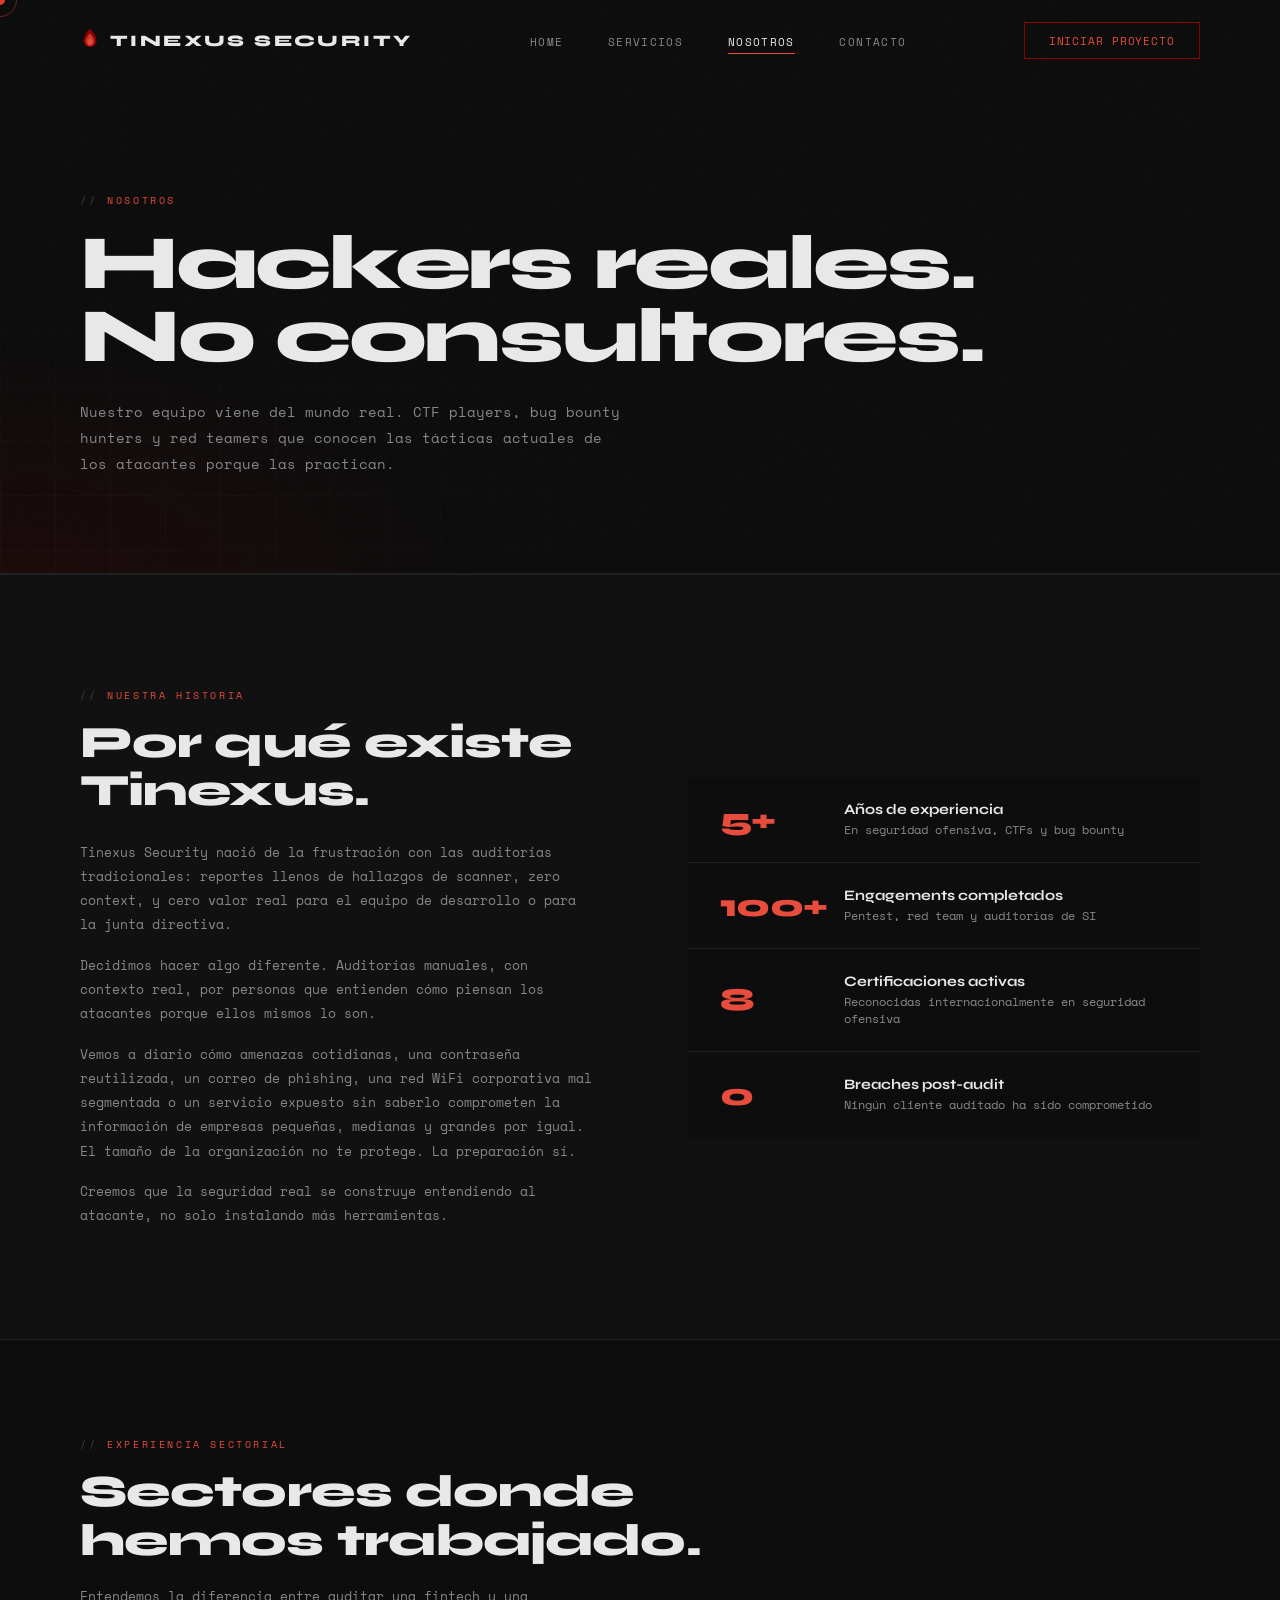
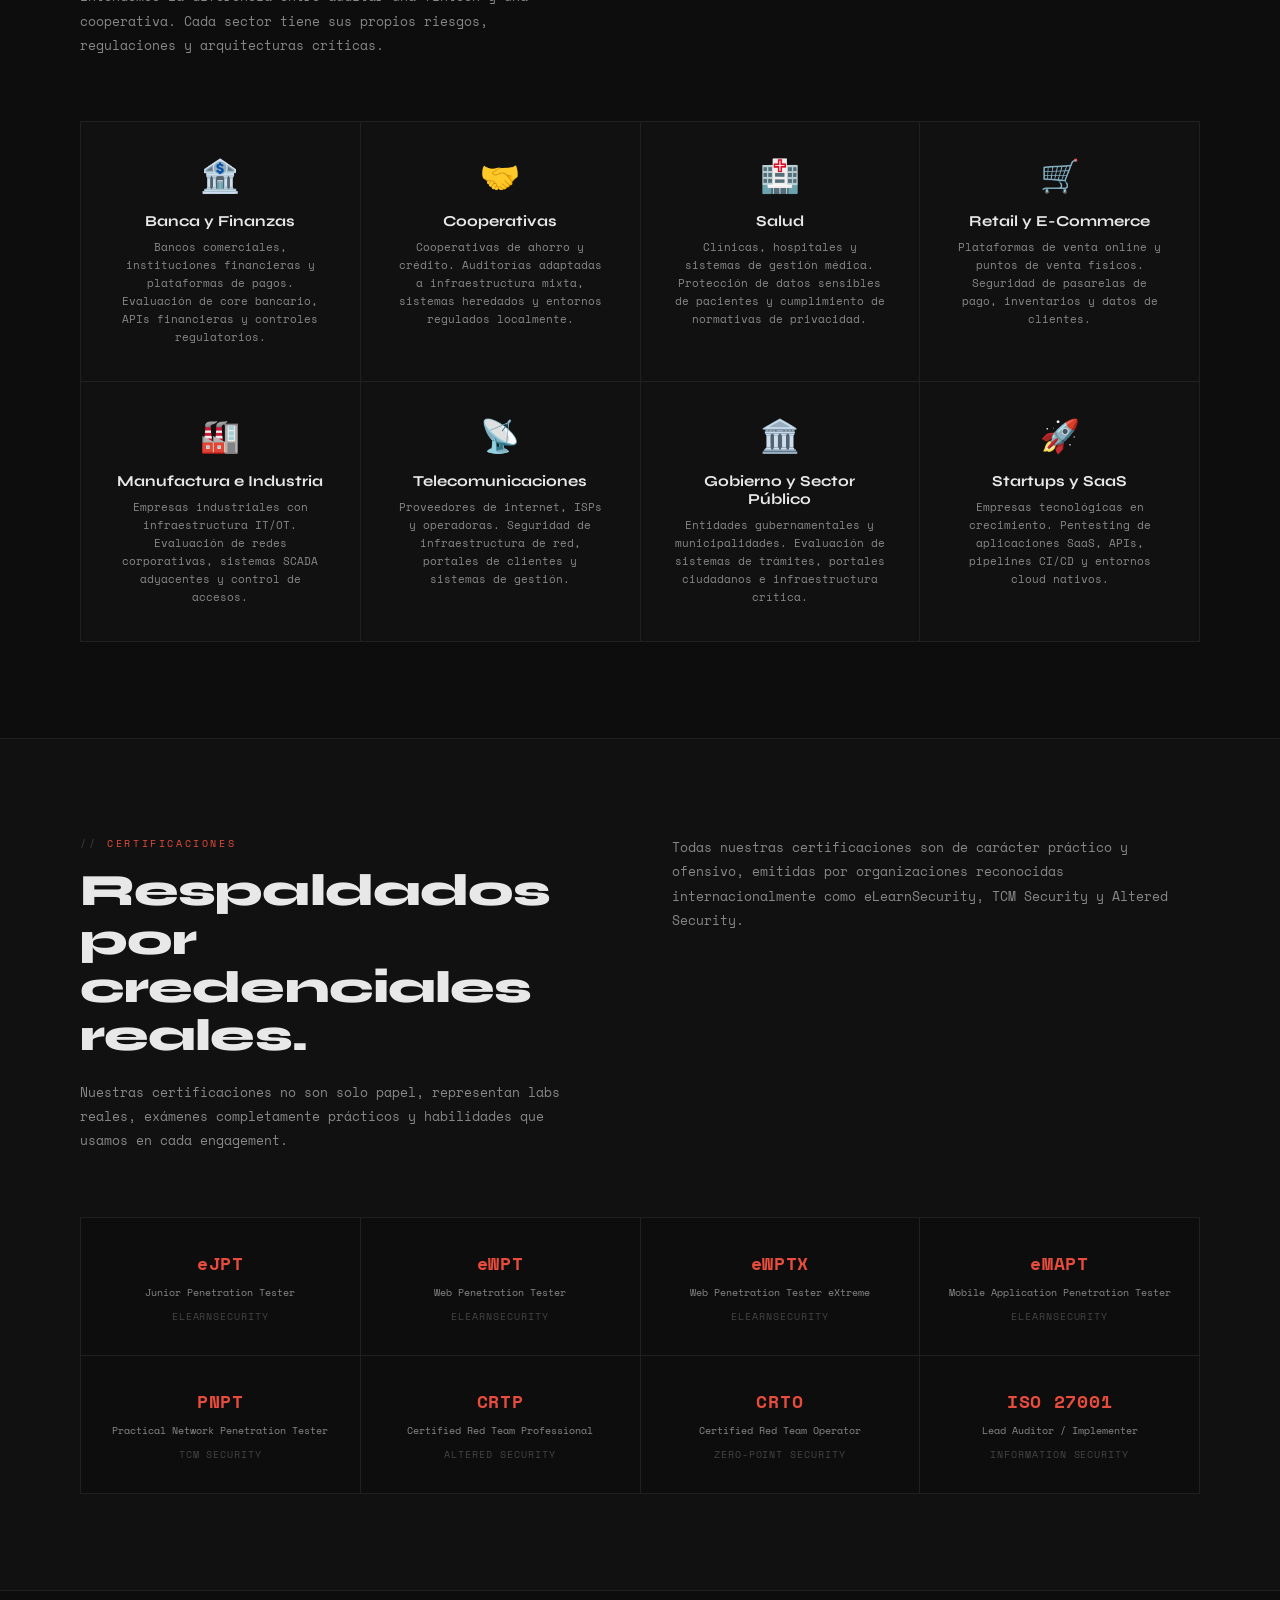
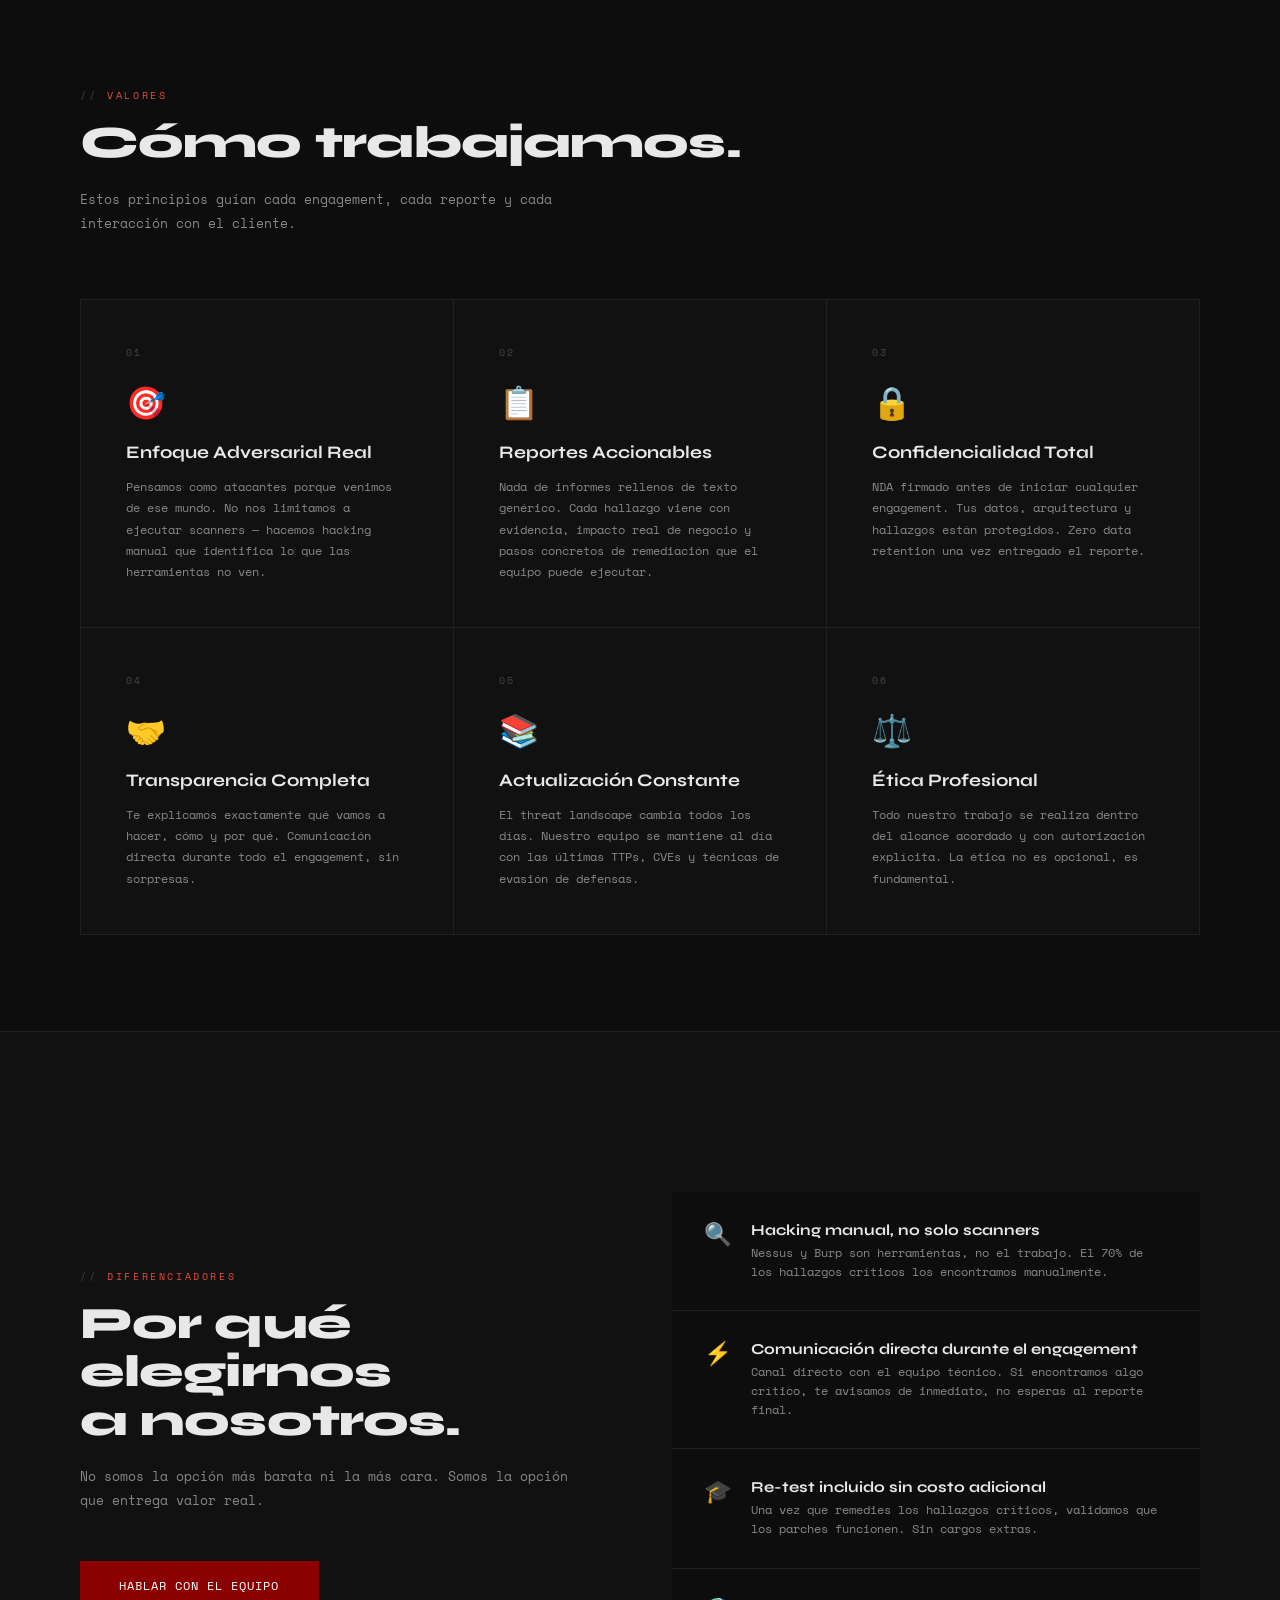
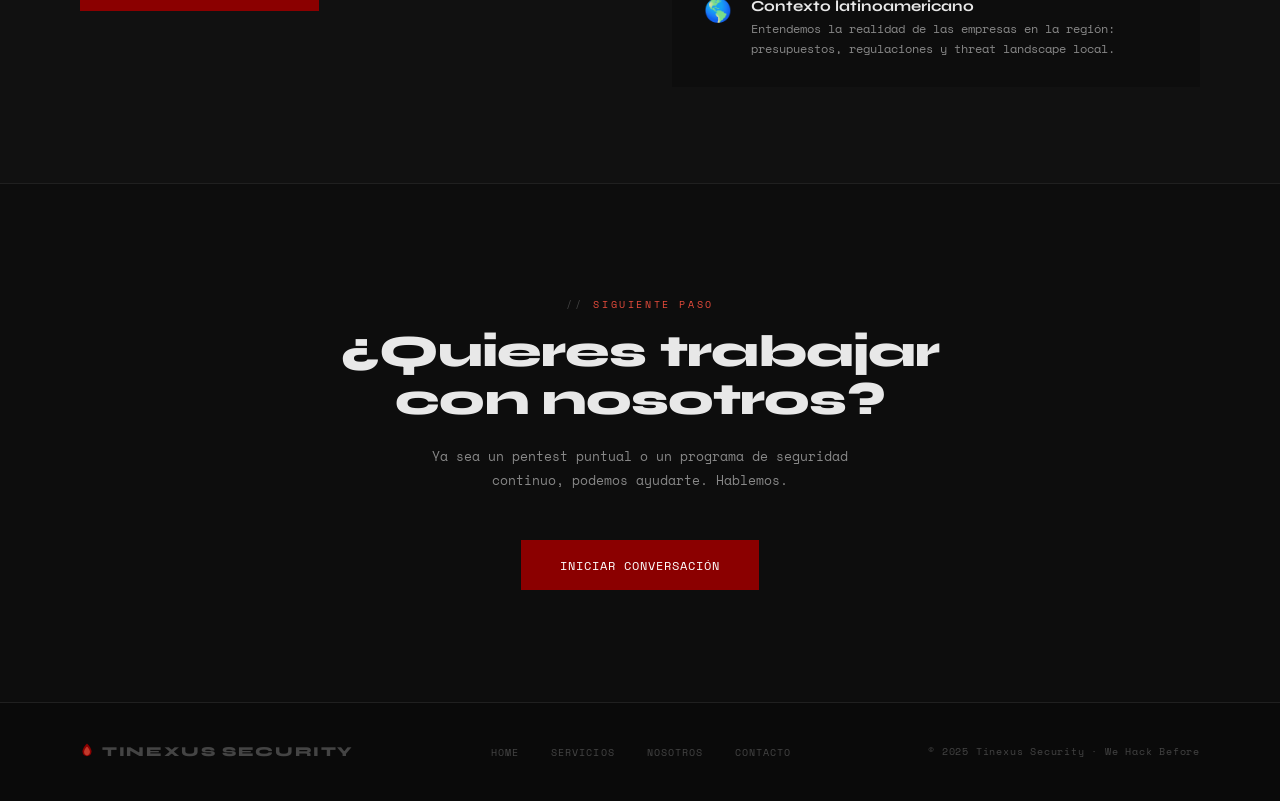
<file: nosotros.html>
<!DOCTYPE html>
<html lang="es">
<head>
  <meta charset="UTF-8">
  <meta name="viewport" content="width=device-width, initial-scale=1.0">
  <title>Nosotros — Tinexus Security</title>
  <meta name="description" content="Equipo de hackers ofensivos con experiencia en banca, cooperativas y múltiples sectores. Conoce a Tinexus Security.">
  <link rel="preconnect" href="https://fonts.googleapis.com">
  <link rel="preconnect" href="https://fonts.gstatic.com" crossorigin>
  <link href="https://fonts.googleapis.com/css2?family=Space+Mono:wght@400;700&family=Syne:wght@400;600;700;800&display=swap" rel="stylesheet">
  <link rel="stylesheet" href="css/style.css">
  <style>
    /* MANIFESTO */
    .manifesto {
      background: var(--char-2);
      border-top: 1px solid var(--border); border-bottom: 1px solid var(--border);
      padding: 7rem 5rem;
    }
    .manifesto-grid {
      display: grid; grid-template-columns: 1fr 1fr; gap: 6rem; align-items: center;
    }
    .manifesto-text .section-desc { max-width: 100%; margin-top: 1.5rem; }
    .stat-stack { display: flex; flex-direction: column; gap: 1px; background: var(--border); }
    .stat-row {
      display: grid; grid-template-columns: 100px 1fr;
      background: var(--char); padding: 1.5rem 2rem; gap: 1.5rem;
      align-items: center; transition: background 0.3s;
    }
    .stat-row:hover { background: var(--char-3); }
    .stat-row-num {
      font-size: 2rem; font-weight: 800;
      color: var(--red-bright); letter-spacing: -0.02em; line-height: 1;
    }
    .stat-row-info h4 { font-size: 0.9rem; font-weight: 700; margin-bottom: 3px; }
    .stat-row-info p { font-family: var(--mono); font-size: 0.72rem; color: var(--text-dim); }

    /* SECTORS */
    .sectors { background: var(--char); }
    .sectors-grid {
      display: grid; grid-template-columns: repeat(4, 1fr);
      gap: 1px; background: var(--border);
      border: 1px solid var(--border); margin-top: 4rem;
    }
    .sector-card {
      background: var(--char-2); padding: 2.2rem 2rem;
      text-align: center; transition: background 0.3s;
      position: relative; overflow: hidden;
    }
    .sector-card::after {
      content: ''; position: absolute; bottom: 0; left: 0;
      width: 0; height: 2px; background: var(--red-bright);
      transition: width 0.4s ease;
    }
    .sector-card:hover { background: var(--char-3); }
    .sector-card:hover::after { width: 100%; }
    .sector-icon { font-size: 2rem; margin-bottom: 1rem; display: block; }
    .sector-card h3 { font-size: 0.95rem; font-weight: 700; margin-bottom: 0.5rem; }
    .sector-card p { font-family: var(--mono); font-size: 0.7rem; color: var(--text-dim); line-height: 1.6; }

    /* CERTIFICATIONS */
    .certifications {
      background: var(--char-2);
      border-top: 1px solid var(--border); border-bottom: 1px solid var(--border);
    }
    .certs-intro {
      display: grid; grid-template-columns: 1fr 1fr; gap: 4rem;
      align-items: start; margin-bottom: 4rem;
    }
    .certs-grid {
      display: grid; grid-template-columns: repeat(4, 1fr);
      gap: 1px; background: var(--border);
      border: 1px solid var(--border);
    }
    .cert-card {
      background: var(--char); padding: 2rem 1.5rem;
      text-align: center; transition: background 0.3s;
      position: relative; overflow: hidden;
    }
    .cert-card::before {
      content: ''; position: absolute; top: 0; left: 0; right: 0;
      height: 2px; background: var(--red); transform: scaleX(0);
      transition: transform 0.4s ease;
    }
    .cert-card:hover { background: var(--char-3); }
    .cert-card:hover::before { transform: scaleX(1); }
    .cert-name {
      font-family: var(--mono); font-size: 1.1rem; font-weight: 700;
      color: var(--red-bright); letter-spacing: 0.04em;
      margin-bottom: 0.6rem; display: block;
    }
    .cert-full { font-family: var(--mono); font-size: 0.65rem; color: var(--text-dim); line-height: 1.5; }
    .cert-issuer {
      font-family: var(--mono); font-size: 0.6rem;
      color: var(--text-dimmer); margin-top: 8px;
      letter-spacing: 0.1em; text-transform: uppercase;
    }

    /* VALUES */
    .values { background: var(--char); }
    .values-grid {
      display: grid; grid-template-columns: repeat(3, 1fr);
      gap: 1px; background: var(--border);
      border: 1px solid var(--border); margin-top: 4rem;
    }
    .value-card {
      background: var(--char-2); padding: 2.8rem;
      position: relative; overflow: hidden; transition: background 0.3s;
    }
    .value-card::after {
      content: ''; position: absolute; bottom: 0; left: 0;
      width: 0; height: 2px; background: var(--red-bright);
      transition: width 0.5s ease;
    }
    .value-card:hover { background: var(--char-3); }
    .value-card:hover::after { width: 100%; }
    .value-num { font-family: var(--mono); font-size: 0.62rem; color: var(--text-dimmer); letter-spacing: 0.2em; margin-bottom: 1.5rem; }
    .value-icon { font-size: 2rem; margin-bottom: 1.2rem; display: block; }
    .value-card h3 { font-size: 1.1rem; font-weight: 700; margin-bottom: 0.8rem; }
    .value-card p { font-family: var(--mono); font-size: 0.76rem; color: var(--text-dim); line-height: 1.75; }

    /* WHY US */
    .why-us { background: var(--char-2); border-top: 1px solid var(--border); }
    .why-grid { display: grid; grid-template-columns: 1fr 1fr; gap: 4rem; align-items: center; margin-top: 4rem; }
    .why-list { display: flex; flex-direction: column; gap: 1px; background: var(--border); }
    .why-item {
      background: var(--char); padding: 1.8rem 2rem;
      display: flex; gap: 1.2rem; align-items: flex-start; transition: background 0.3s;
    }
    .why-item:hover { background: var(--char-3); }
    .why-icon { font-size: 1.4rem; flex-shrink: 0; }
    .why-item h4 { font-size: 0.95rem; font-weight: 700; margin-bottom: 4px; }
    .why-item p { font-family: var(--mono); font-size: 0.73rem; color: var(--text-dim); line-height: 1.65; }

    /* CTA */
    .nosotros-cta {
      background: var(--char); border-top: 1px solid var(--border);
      text-align: center; padding: 7rem 5rem;
    }
    .nosotros-cta .section-tag { justify-content: center; }
    .nosotros-cta .section-desc { margin: 0 auto 3rem; }

    /* RESPONSIVE */
    @media (max-width: 1024px) {
      .manifesto { padding: 5rem 2.5rem; }
      .manifesto-grid { gap: 4rem; }
      .sectors-grid { grid-template-columns: repeat(2, 1fr); }
      .certs-grid { grid-template-columns: repeat(2, 1fr); }
      .certs-intro { gap: 3rem; }
      .values-grid { grid-template-columns: repeat(2, 1fr); }
      .nosotros-cta { padding: 6rem 2.5rem; }
    }
    @media (max-width: 768px) {
      .manifesto { padding: 4rem 1.4rem; }
      .manifesto-grid { grid-template-columns: 1fr; gap: 3rem; }
      .stat-row { grid-template-columns: 70px 1fr; gap: 1rem; padding: 1.2rem 1.4rem; }
      .stat-row-num { font-size: 1.5rem; }
      .sectors-grid { grid-template-columns: repeat(2, 1fr); }
      .certs-intro { grid-template-columns: 1fr; gap: 2rem; }
      .certs-grid { grid-template-columns: repeat(2, 1fr); }
      .values-grid { grid-template-columns: 1fr; }
      .why-grid { grid-template-columns: 1fr; gap: 3rem; }
      .nosotros-cta { padding: 5rem 1.4rem; }
    }
    @media (max-width: 480px) {
      .sectors-grid { grid-template-columns: 1fr; }
      .certs-grid { grid-template-columns: repeat(2, 1fr); }
      .cert-card { padding: 1.5rem 1rem; }
      .cert-name { font-size: 0.95rem; }
    }
  </style>
</head>
<body>

  <div class="cursor"></div>
  <div class="cursor-ring"></div>

  <nav id="navbar">
    <a href="index.html" class="nav-logo">
      <svg viewBox="0 0 60 80" fill="none" xmlns="http://www.w3.org/2000/svg">
        <path d="M30 2C30 2 50 20 50 38C50 51 41 58 30 59C19 58 10 51 10 38C10 20 30 2 30 2Z" fill="#8B0000"/>
        <path d="M30 16C30 16 43 29 43 40C43 49 38 54 30 55C22 54 17 49 17 40C17 29 30 16 30 16Z" fill="#C0392B"/>
        <path d="M30 30C30 30 37 37 37 44C37 49 34 52 30 52C26 52 23 49 23 44C23 37 30 30 30 30Z" fill="#E74C3C"/>
      </svg>
      TINEXUS SECURITY
    </a>
    <ul class="nav-links">
      <li><a href="index.html">Home</a></li>
      <li><a href="servicios.html">Servicios</a></li>
      <li><a href="nosotros.html" class="active">Nosotros</a></li>
      <li><a href="contacto.html">Contacto</a></li>
    </ul>
    <a href="contacto.html" class="nav-cta">Iniciar Proyecto</a>
    <button class="hamburger" aria-label="Menú"><span></span><span></span><span></span></button>
  </nav>

  <div class="mobile-menu">
    <a href="index.html">Home</a>
    <a href="servicios.html">Servicios</a>
    <a href="nosotros.html" class="active">Nosotros</a>
    <a href="contacto.html">Contacto</a>
    <a href="contacto.html" class="mobile-cta">Iniciar Proyecto</a>
  </div>

  <div class="page-header">
    <div class="page-header-bg"></div>
    <div class="page-header-grid"></div>
    <div class="page-tag fade-up">Nosotros</div>
    <h1 class="fade-up">Hackers reales.<br>No consultores.</h1>
    <p class="sub fade-up d1">Nuestro equipo viene del mundo real. CTF players, bug bounty hunters y red teamers que conocen las tácticas actuales de los atacantes porque las practican.</p>
  </div>

  <!-- MANIFESTO -->
  <section class="manifesto">
    <div class="manifesto-grid">
      <div class="manifesto-text">
        <div class="section-tag fade-up">Nuestra historia</div>
        <h2 class="section-title fade-up">Por qué existe<br>Tinexus.</h2>
        <p class="section-desc fade-up">Tinexus Security nació de la frustración con las auditorías tradicionales: reportes llenos de hallazgos de scanner, zero context, y cero valor real para el equipo de desarrollo o para la junta directiva.</p>
        <p class="section-desc fade-up d1" style="margin-top: 1rem;">Decidimos hacer algo diferente. Auditorías manuales, con contexto real, por personas que entienden cómo piensan los atacantes porque ellos mismos lo son.</p>
        <p class="section-desc fade-up d2" style="margin-top: 1rem;">Vemos a diario cómo amenazas cotidianas, una contraseña reutilizada, un correo de phishing, una red WiFi corporativa mal segmentada o un servicio expuesto sin saberlo comprometen la información de empresas pequeñas, medianas y grandes por igual. El tamaño de la organización no te protege. La preparación sí.</p>
        <p class="section-desc fade-up d3" style="margin-top: 1rem;">Creemos que la seguridad real se construye entendiendo al atacante, no solo instalando más herramientas.</p>
      </div>
      <div>
        <div class="stat-stack">
          <div class="stat-row fade-up">
            <span class="stat-row-num">5+</span>
            <div class="stat-row-info">
              <h4>Años de experiencia</h4>
              <p>En seguridad ofensiva, CTFs y bug bounty</p>
            </div>
          </div>
          <div class="stat-row fade-up d1">
            <span class="stat-row-num">100+</span>
            <div class="stat-row-info">
              <h4>Engagements completados</h4>
              <p>Pentest, red team y auditorías de SI</p>
            </div>
          </div>
          <div class="stat-row fade-up d2">
            <span class="stat-row-num">8</span>
            <div class="stat-row-info">
              <h4>Certificaciones activas</h4>
              <p>Reconocidas internacionalmente en seguridad ofensiva</p>
            </div>
          </div>
          <div class="stat-row fade-up d3">
            <span class="stat-row-num">0</span>
            <div class="stat-row-info">
              <h4>Breaches post-audit</h4>
              <p>Ningún cliente auditado ha sido comprometido</p>
            </div>
          </div>
        </div>
      </div>
    </div>
  </section>

  <!-- SECTORS -->
  <section class="sectors">
    <div class="section-tag fade-up">Experiencia sectorial</div>
    <h2 class="section-title fade-up">Sectores donde<br>hemos trabajado.</h2>
    <p class="section-desc fade-up">Entendemos la diferencia entre auditar una fintech y una cooperativa. Cada sector tiene sus propios riesgos, regulaciones y arquitecturas críticas.</p>
    <div class="sectors-grid">
      <div class="sector-card fade-up">
        <span class="sector-icon">🏦</span>
        <h3>Banca y Finanzas</h3>
        <p>Bancos comerciales, instituciones financieras y plataformas de pagos. Evaluación de core bancario, APIs financieras y controles regulatorios.</p>
      </div>
      <div class="sector-card fade-up d1">
        <span class="sector-icon">🤝</span>
        <h3>Cooperativas</h3>
        <p>Cooperativas de ahorro y crédito. Auditorías adaptadas a infraestructura mixta, sistemas heredados y entornos regulados localmente.</p>
      </div>
      <div class="sector-card fade-up d2">
        <span class="sector-icon">🏥</span>
        <h3>Salud</h3>
        <p>Clínicas, hospitales y sistemas de gestión médica. Protección de datos sensibles de pacientes y cumplimiento de normativas de privacidad.</p>
      </div>
      <div class="sector-card fade-up d3">
        <span class="sector-icon">🛒</span>
        <h3>Retail y E-Commerce</h3>
        <p>Plataformas de venta online y puntos de venta físicos. Seguridad de pasarelas de pago, inventarios y datos de clientes.</p>
      </div>
      <div class="sector-card fade-up">
        <span class="sector-icon">🏭</span>
        <h3>Manufactura e Industria</h3>
        <p>Empresas industriales con infraestructura IT/OT. Evaluación de redes corporativas, sistemas SCADA adyacentes y control de accesos.</p>
      </div>
      <div class="sector-card fade-up d1">
        <span class="sector-icon">📡</span>
        <h3>Telecomunicaciones</h3>
        <p>Proveedores de internet, ISPs y operadoras. Seguridad de infraestructura de red, portales de clientes y sistemas de gestión.</p>
      </div>
      <div class="sector-card fade-up d2">
        <span class="sector-icon">🏛️</span>
        <h3>Gobierno y Sector Público</h3>
        <p>Entidades gubernamentales y municipalidades. Evaluación de sistemas de trámites, portales ciudadanos e infraestructura crítica.</p>
      </div>
      <div class="sector-card fade-up d3">
        <span class="sector-icon">🚀</span>
        <h3>Startups y SaaS</h3>
        <p>Empresas tecnológicas en crecimiento. Pentesting de aplicaciones SaaS, APIs, pipelines CI/CD y entornos cloud nativos.</p>
      </div>
    </div>
  </section>

  <!-- CERTIFICATIONS -->
  <section class="certifications">
    <div class="certs-intro">
      <div>
        <div class="section-tag fade-up">Certificaciones</div>
        <h2 class="section-title fade-up">Respaldados por<br>credenciales reales.</h2>
        <p class="section-desc fade-up">Nuestras certificaciones no son solo papel, representan labs reales, exámenes completamente prácticos y habilidades que usamos en cada engagement.</p>
      </div>
      <div style="display:flex; flex-direction:column; justify-content:center;">
        <p class="section-desc fade-up" style="max-width:100%;">Todas nuestras certificaciones son de carácter práctico y ofensivo, emitidas por organizaciones reconocidas internacionalmente como eLearnSecurity, TCM Security y Altered Security.</p>
      </div>
    </div>
    <div class="certs-grid">
      <div class="cert-card fade-up">
        <span class="cert-name">eJPT</span>
        <div class="cert-full">Junior Penetration Tester</div>
        <div class="cert-issuer">eLearnSecurity</div>
      </div>
      <div class="cert-card fade-up d1">
        <span class="cert-name">eWPT</span>
        <div class="cert-full">Web Penetration Tester</div>
        <div class="cert-issuer">eLearnSecurity</div>
      </div>
      <div class="cert-card fade-up d2">
        <span class="cert-name">eWPTX</span>
        <div class="cert-full">Web Penetration Tester eXtreme</div>
        <div class="cert-issuer">eLearnSecurity</div>
      </div>
      <div class="cert-card fade-up d3">
        <span class="cert-name">eMAPT</span>
        <div class="cert-full">Mobile Application Penetration Tester</div>
        <div class="cert-issuer">eLearnSecurity</div>
      </div>
      <div class="cert-card fade-up">
        <span class="cert-name">PNPT</span>
        <div class="cert-full">Practical Network Penetration Tester</div>
        <div class="cert-issuer">TCM Security</div>
      </div>
      <div class="cert-card fade-up d1">
        <span class="cert-name">CRTP</span>
        <div class="cert-full">Certified Red Team Professional</div>
        <div class="cert-issuer">Altered Security</div>
      </div>
      <div class="cert-card fade-up d2">
        <span class="cert-name">CRTO</span>
        <div class="cert-full">Certified Red Team Operator</div>
        <div class="cert-issuer">Zero-Point Security</div>
      </div>
      <div class="cert-card fade-up d3">
        <span class="cert-name">ISO 27001</span>
        <div class="cert-full">Lead Auditor / Implementer</div>
        <div class="cert-issuer">Information Security</div>
      </div>
    </div>
  </section>

  <!-- VALUES -->
  <section class="values">
    <div class="section-tag fade-up">Valores</div>
    <h2 class="section-title fade-up">Cómo trabajamos.</h2>
    <p class="section-desc fade-up">Estos principios guían cada engagement, cada reporte y cada interacción con el cliente.</p>
    <div class="values-grid">
      <div class="value-card fade-up">
        <div class="value-num">01</div>
        <span class="value-icon">🎯</span>
        <h3>Enfoque Adversarial Real</h3>
        <p>Pensamos como atacantes porque venimos de ese mundo. No nos limitamos a ejecutar scanners — hacemos hacking manual que identifica lo que las herramientas no ven.</p>
      </div>
      <div class="value-card fade-up d1">
        <div class="value-num">02</div>
        <span class="value-icon">📋</span>
        <h3>Reportes Accionables</h3>
        <p>Nada de informes rellenos de texto genérico. Cada hallazgo viene con evidencia, impacto real de negocio y pasos concretos de remediación que el equipo puede ejecutar.</p>
      </div>
      <div class="value-card fade-up d2">
        <div class="value-num">03</div>
        <span class="value-icon">🔒</span>
        <h3>Confidencialidad Total</h3>
        <p>NDA firmado antes de iniciar cualquier engagement. Tus datos, arquitectura y hallazgos están protegidos. Zero data retention una vez entregado el reporte.</p>
      </div>
      <div class="value-card fade-up">
        <div class="value-num">04</div>
        <span class="value-icon">🤝</span>
        <h3>Transparencia Completa</h3>
        <p>Te explicamos exactamente qué vamos a hacer, cómo y por qué. Comunicación directa durante todo el engagement, sin sorpresas.</p>
      </div>
      <div class="value-card fade-up d1">
        <div class="value-num">05</div>
        <span class="value-icon">📚</span>
        <h3>Actualización Constante</h3>
        <p>El threat landscape cambia todos los días. Nuestro equipo se mantiene al día con las últimas TTPs, CVEs y técnicas de evasión de defensas.</p>
      </div>
      <div class="value-card fade-up d2">
        <div class="value-num">06</div>
        <span class="value-icon">⚖️</span>
        <h3>Ética Profesional</h3>
        <p>Todo nuestro trabajo se realiza dentro del alcance acordado y con autorización explícita. La ética no es opcional, es fundamental.</p>
      </div>
    </div>
  </section>

  <!-- WHY US -->
  <section class="why-us">
    <div class="why-grid">
      <div>
        <div class="section-tag fade-up">Diferenciadores</div>
        <h2 class="section-title fade-up">Por qué elegirnos<br>a nosotros.</h2>
        <p class="section-desc fade-up" style="margin-bottom: 3rem;">No somos la opción más barata ni la más cara. Somos la opción que entrega valor real.</p>
        <a href="contacto.html" class="btn-primary fade-up">Hablar con el equipo</a>
      </div>
      <div class="why-list">
        <div class="why-item fade-up">
          <span class="why-icon">🔍</span>
          <div>
            <h4>Hacking manual, no solo scanners</h4>
            <p>Nessus y Burp son herramientas, no el trabajo. El 70% de los hallazgos críticos los encontramos manualmente.</p>
          </div>
        </div>
        <div class="why-item fade-up d1">
          <span class="why-icon">⚡</span>
          <div>
            <h4>Comunicación directa durante el engagement</h4>
            <p>Canal directo con el equipo técnico. Si encontramos algo crítico, te avisamos de inmediato, no esperas al reporte final.</p>
          </div>
        </div>
        <div class="why-item fade-up d2">
          <span class="why-icon">🎓</span>
          <div>
            <h4>Re-test incluido sin costo adicional</h4>
            <p>Una vez que remedies los hallazgos críticos, validamos que los parches funcionen. Sin cargos extras.</p>
          </div>
        </div>
        <div class="why-item fade-up d3">
          <span class="why-icon">🌎</span>
          <div>
            <h4>Contexto latinoamericano</h4>
            <p>Entendemos la realidad de las empresas en la región: presupuestos, regulaciones y threat landscape local.</p>
          </div>
        </div>
      </div>
    </div>
  </section>

  <section class="nosotros-cta">
    <div class="section-tag">Siguiente paso</div>
    <h2 class="section-title fade-up">¿Quieres trabajar<br>con nosotros?</h2>
    <p class="section-desc fade-up">Ya sea un pentest puntual o un programa de seguridad continuo, podemos ayudarte. Hablemos.</p>
    <a href="contacto.html" class="btn-primary fade-up">Iniciar Conversación</a>
  </section>

  <footer>
    <a href="index.html" class="footer-logo">
      <svg viewBox="0 0 60 80" fill="none">
        <path d="M30 2C30 2 50 20 50 38C50 51 41 58 30 59C19 58 10 51 10 38C10 20 30 2 30 2Z" fill="#8B0000"/>
        <path d="M30 16C30 16 43 29 43 40C43 49 38 54 30 55C22 54 17 49 17 40C17 29 30 16 30 16Z" fill="#C0392B"/>
      </svg>
      TINEXUS SECURITY
    </a>
    <div class="footer-links">
      <a href="index.html">Home</a>
      <a href="servicios.html">Servicios</a>
      <a href="nosotros.html">Nosotros</a>
      <a href="contacto.html">Contacto</a>
    </div>
    <div class="footer-copy">© 2025 Tinexus Security · We Hack Before</div>
  </footer>

  <script src="js/main.js"></script>
</body>
</html>
</file>
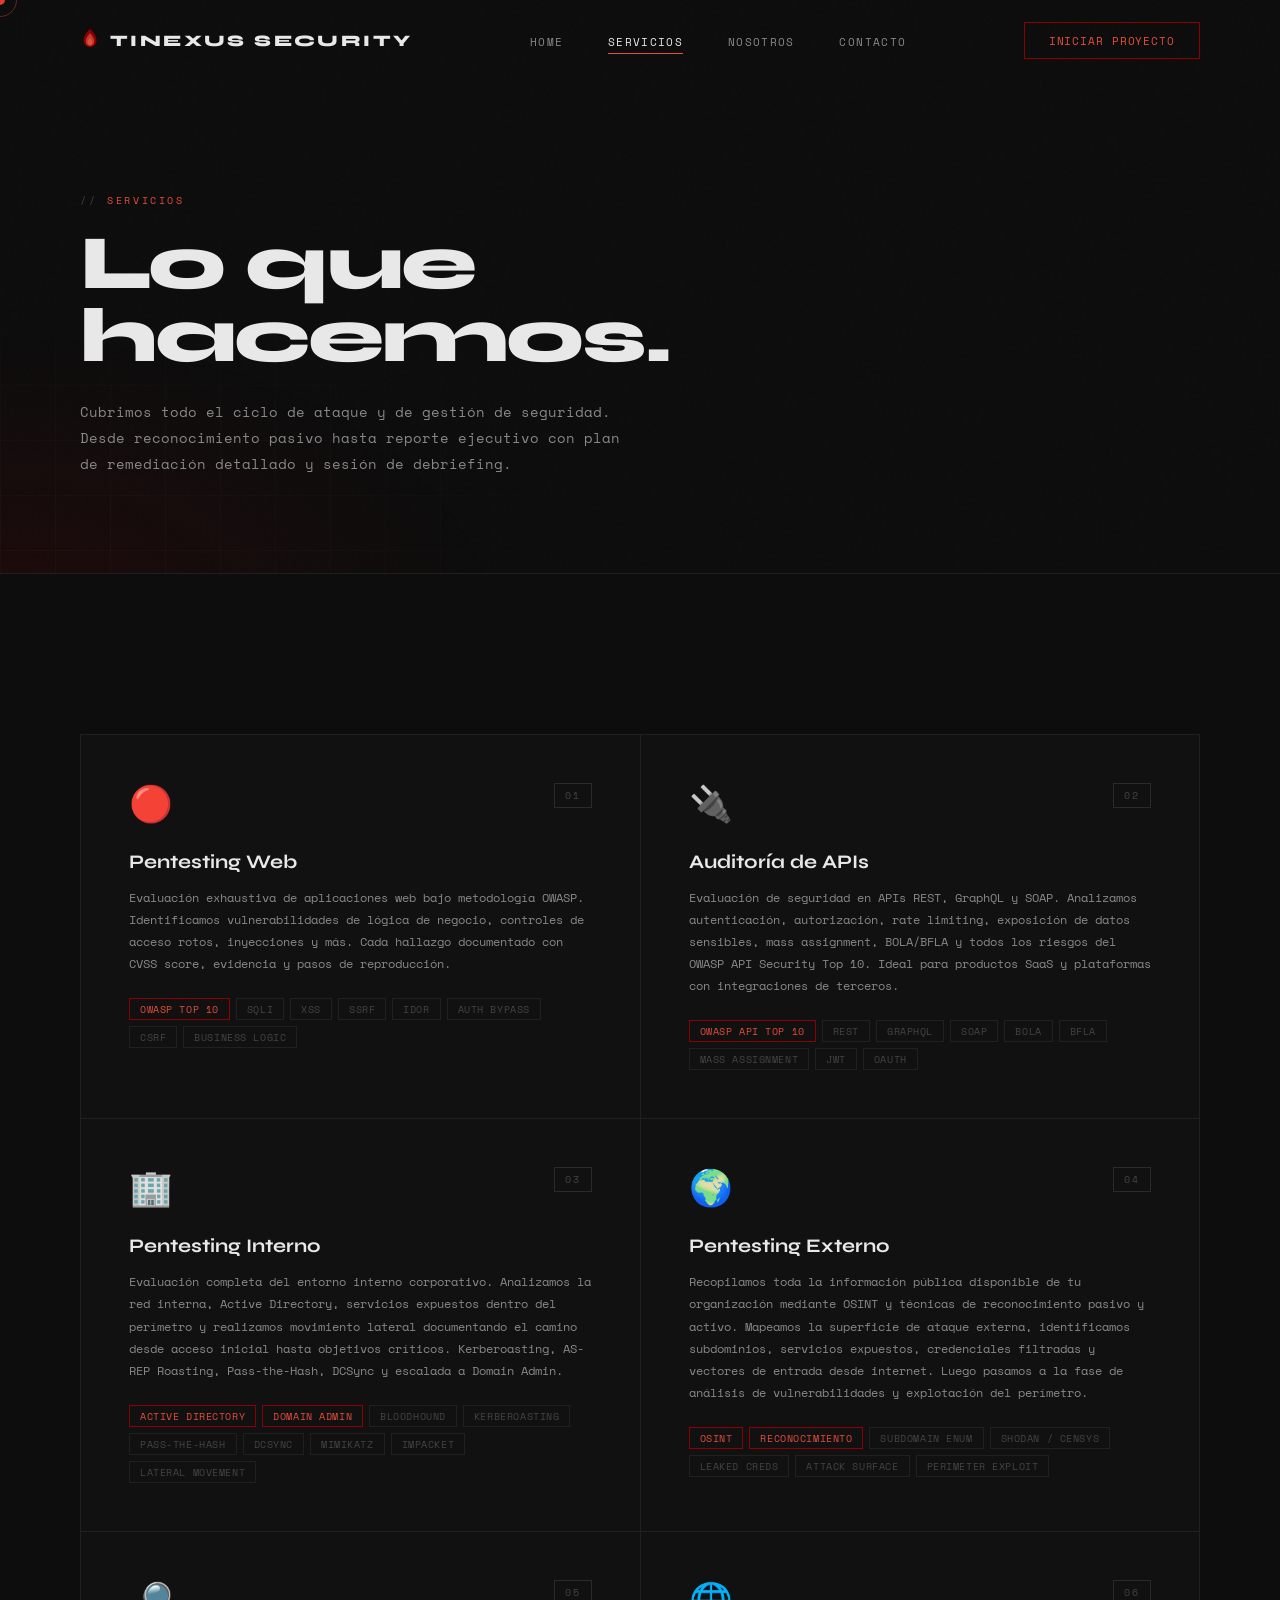
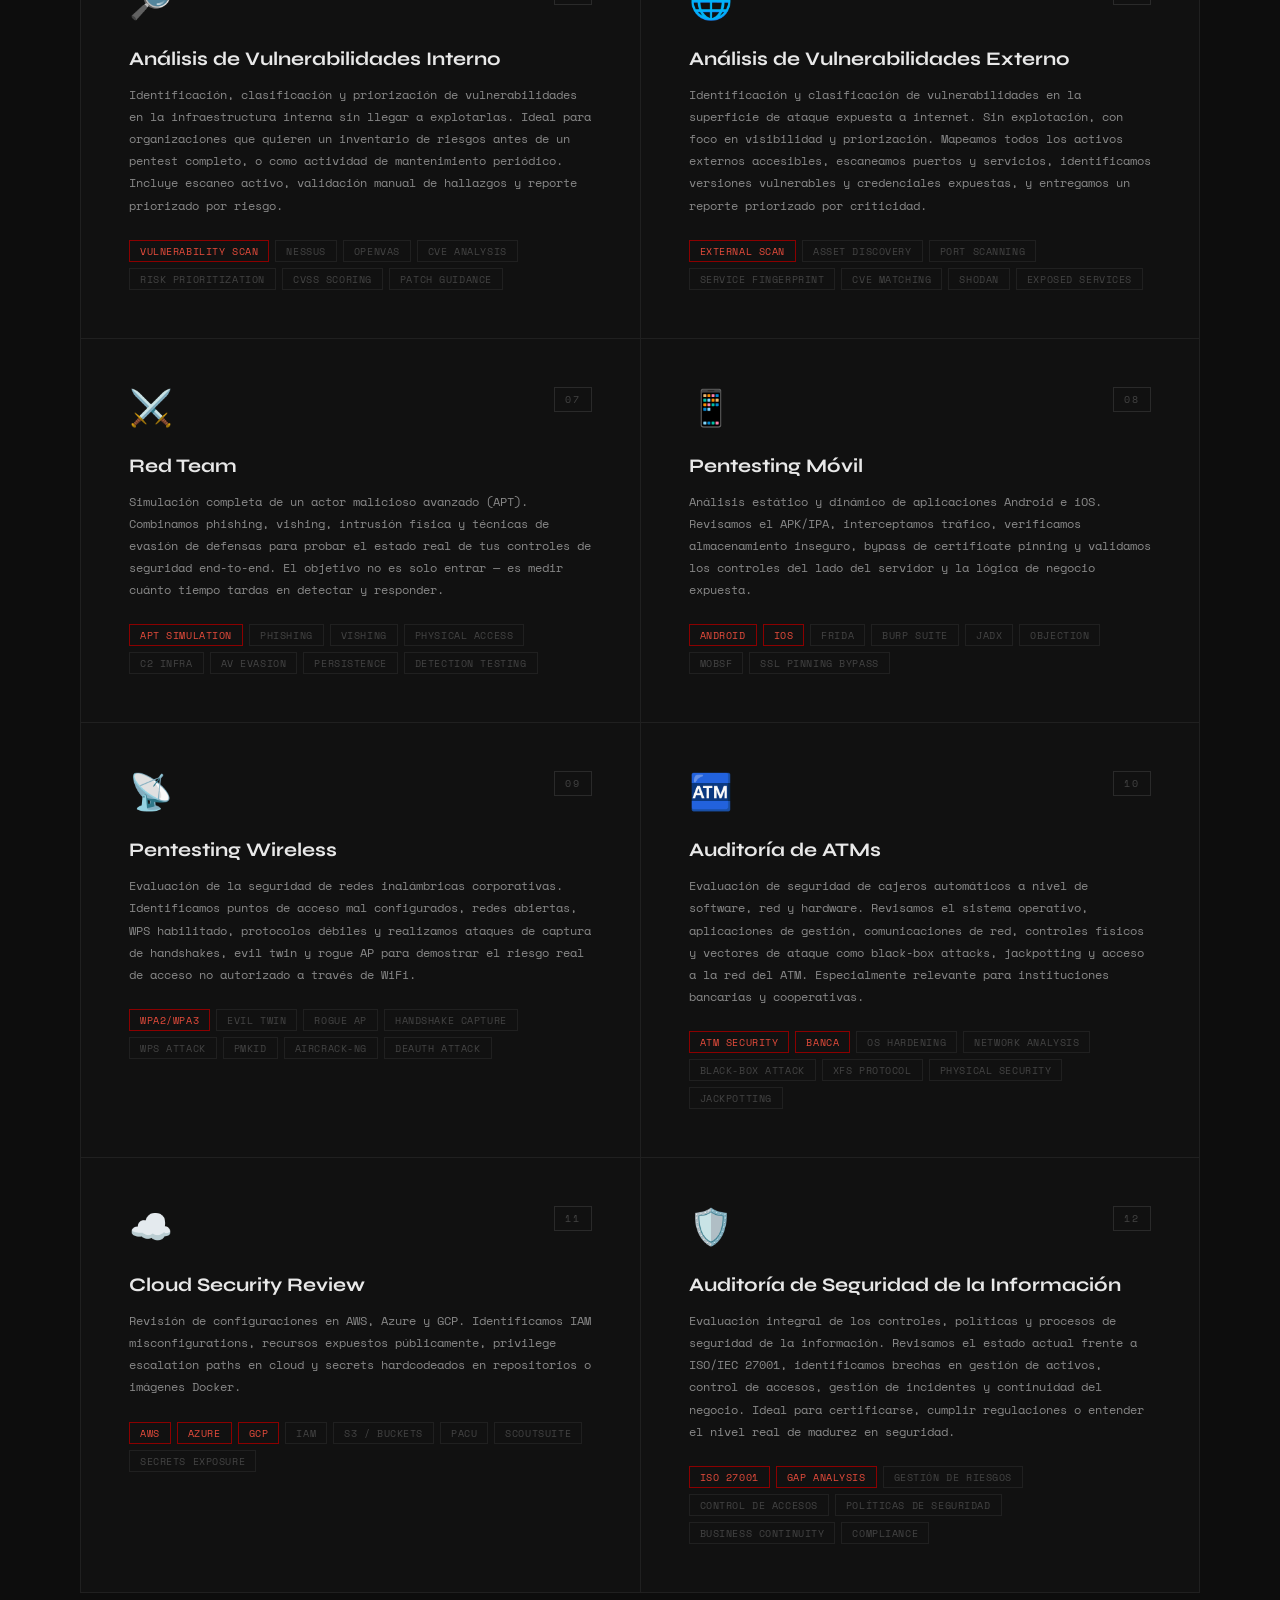
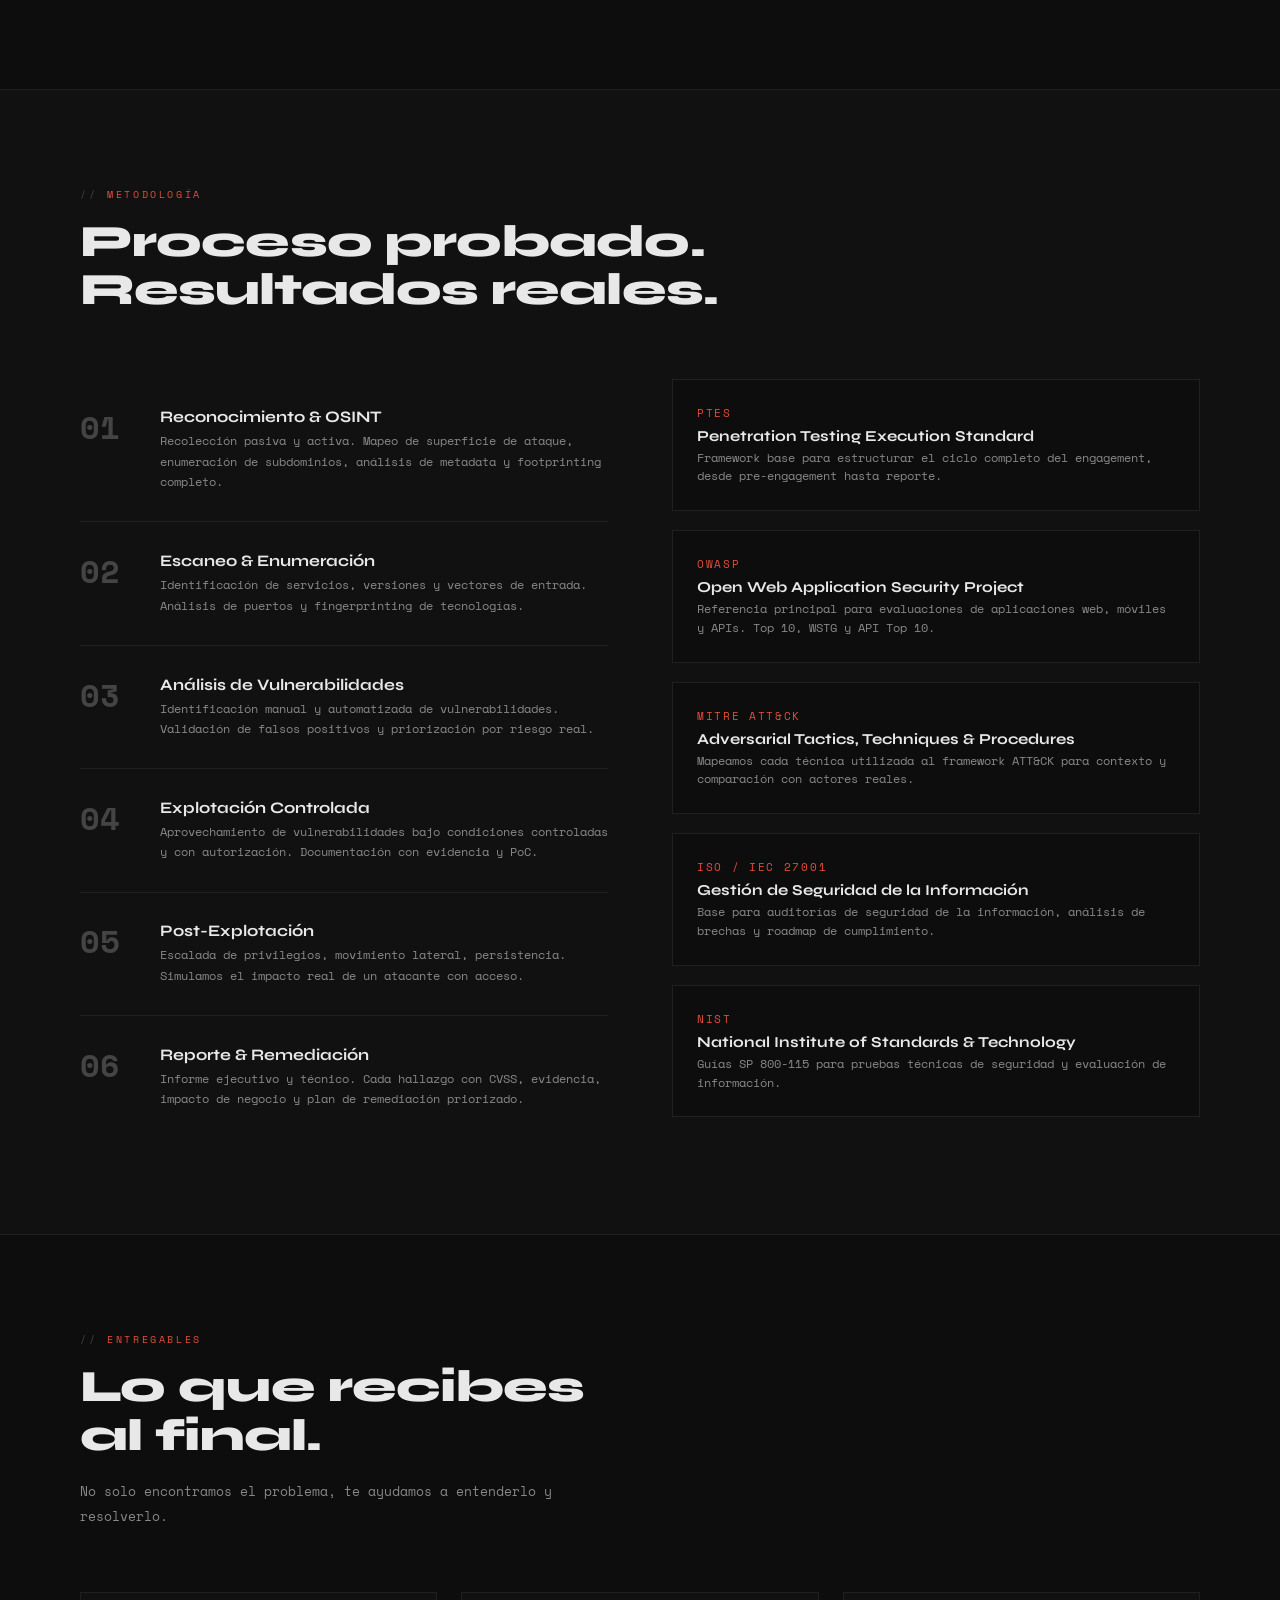
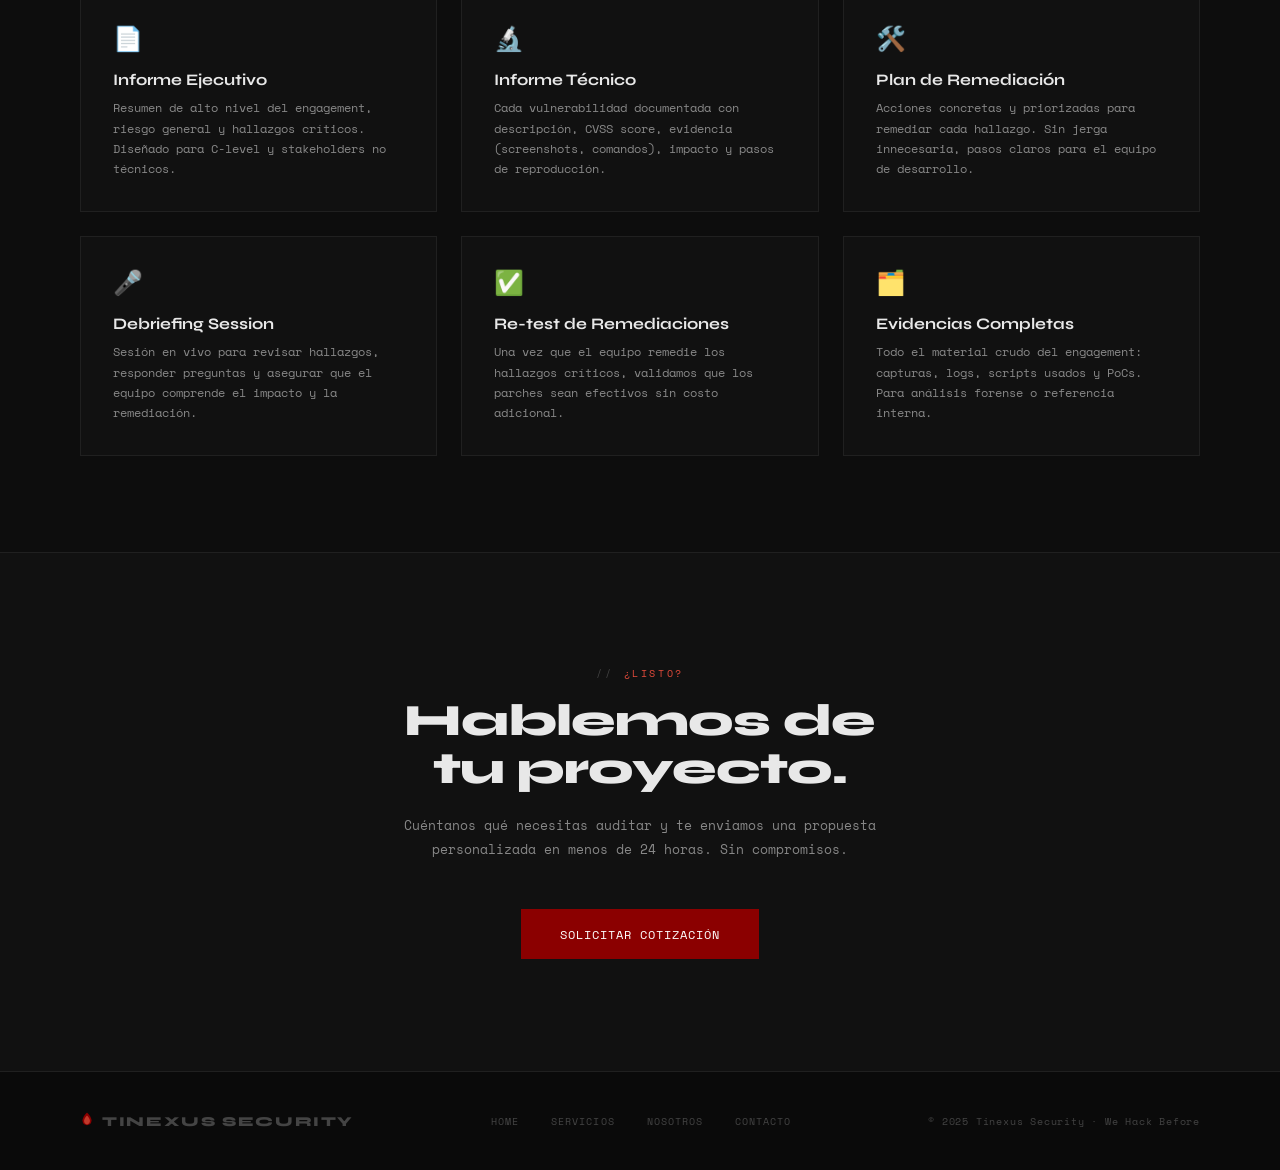
<file: servicios.html>
<!DOCTYPE html>
<html lang="es">
<head>
  <meta charset="UTF-8">
  <meta name="viewport" content="width=device-width, initial-scale=1.0">
  <title>Servicios — Tinexus Security</title>
  <meta name="description" content="Pentesting web, infraestructura interna, externo, red team, móvil, wireless, API, ATMs, análisis de vulnerabilidades y auditoría de seguridad de la información.">
  <link rel="preconnect" href="https://fonts.googleapis.com">
  <link rel="preconnect" href="https://fonts.gstatic.com" crossorigin>
  <link href="https://fonts.googleapis.com/css2?family=Space+Mono:wght@400;700&family=Syne:wght@400;600;700;800&display=swap" rel="stylesheet">
  <link rel="stylesheet" href="css/style.css">
  <style>
    .all-services { background: var(--char); }
    .services-grid-full {
      display: grid; grid-template-columns: repeat(2, 1fr);
      gap: 1px; background: var(--border);
      border: 1px solid var(--border); margin-top: 4rem;
    }
    .service-full {
      background: var(--char-2); padding: 3rem;
      position: relative; overflow: hidden; transition: background 0.3s;
    }
    .service-full::before {
      content: ''; position: absolute; top: 0; left: 0;
      width: 3px; height: 0; background: var(--red-bright);
      transition: height 0.4s ease;
    }
    .service-full:hover { background: var(--char-3); }
    .service-full:hover::before { height: 100%; }
    .service-full-header {
      display: flex; align-items: flex-start; justify-content: space-between;
      margin-bottom: 1.5rem;
    }
    .service-icon-big { font-size: 2.2rem; }
    .service-num-tag {
      font-family: var(--mono); font-size: 0.62rem;
      color: var(--text-dimmer); letter-spacing: 0.2em;
      border: 1px solid var(--border-2); padding: 4px 10px;
      white-space: nowrap;
    }
    .service-full h3 { font-size: 1.2rem; font-weight: 700; margin-bottom: 0.8rem; line-height: 1.2; }
    .service-full p {
      font-family: var(--mono); font-size: 0.77rem;
      color: var(--text-dim); line-height: 1.8; margin-bottom: 1.5rem;
    }
    .service-tags { display: flex; flex-wrap: wrap; gap: 6px; }
    .tag {
      font-family: var(--mono); font-size: 0.6rem;
      letter-spacing: 0.06em; color: var(--text-dimmer);
      border: 1px solid var(--border); padding: 3px 10px;
      text-transform: uppercase;
    }
    .tag.red { border-color: var(--red); color: var(--red-bright); }

    /* Card que ocupa columna completa */
    .service-full.full-width { grid-column: 1 / -1; }

    /* METHODOLOGY */
    .methodology {
      background: var(--char-2);
      border-top: 1px solid var(--border); border-bottom: 1px solid var(--border);
    }
    .method-grid {
      display: grid; grid-template-columns: 1fr 1fr; gap: 4rem;
      align-items: start; margin-top: 4rem;
    }
    .steps { display: flex; flex-direction: column; }
    .step {
      display: grid; grid-template-columns: 56px 1fr;
      gap: 1.5rem; padding: 1.8rem 0;
      border-bottom: 1px solid var(--border); align-items: start;
    }
    .step:last-child { border-bottom: none; }
    .step-num {
      font-family: var(--mono); font-size: 2rem; font-weight: 700;
      color: var(--text-dimmer); line-height: 1; padding-top: 4px;
      transition: color 0.3s;
    }
    .step:hover .step-num { color: var(--red-bright); }
    .step-content h3 { font-size: 1rem; font-weight: 700; margin-bottom: 5px; }
    .step-content p { font-family: var(--mono); font-size: 0.75rem; color: var(--text-dim); line-height: 1.7; }
    .method-standards { display: flex; flex-direction: column; gap: 1.2rem; }
    .standard {
      padding: 1.5rem; border: 1px solid var(--border);
      background: var(--char); transition: border-color 0.3s;
    }
    .standard:hover { border-color: var(--red); }
    .standard-name {
      font-family: var(--mono); font-size: 0.7rem;
      letter-spacing: 0.15em; color: var(--red-bright);
      text-transform: uppercase; margin-bottom: 6px;
    }
    .standard h4 { font-size: 0.95rem; font-weight: 700; margin-bottom: 4px; }
    .standard p { font-family: var(--mono); font-size: 0.73rem; color: var(--text-dim); line-height: 1.6; }

    /* DELIVERABLES */
    .deliverables { background: var(--char); }
    .del-grid {
      display: grid; grid-template-columns: repeat(3, 1fr);
      gap: 1.5rem; margin-top: 4rem;
    }
    .del-card {
      padding: 2rem; border: 1px solid var(--border);
      background: var(--char-2); transition: border-color 0.3s;
    }
    .del-card:hover { border-color: var(--border-2); }
    .del-icon { font-size: 1.5rem; margin-bottom: 1rem; display: block; }
    .del-card h3 { font-size: 1rem; font-weight: 700; margin-bottom: 0.6rem; }
    .del-card p { font-family: var(--mono); font-size: 0.74rem; color: var(--text-dim); line-height: 1.7; }

    /* CTA */
    .services-cta {
      background: var(--char-2); border-top: 1px solid var(--border);
      text-align: center; padding: 7rem 5rem;
    }
    .services-cta .section-tag { justify-content: center; }
    .services-cta .section-desc { margin: 0 auto 3rem; }

    /* RESPONSIVE */
    @media (max-width: 1024px) {
      .service-full { padding: 2.2rem; }
      .method-grid { gap: 3rem; }
      .services-cta { padding: 6rem 2.5rem; }
    }
    @media (max-width: 768px) {
      .services-grid-full { grid-template-columns: 1fr; }
      .service-full, .service-full.full-width { padding: 2rem 1.4rem; grid-column: auto; }
      .service-full h3 { font-size: 1.1rem; }
      .method-grid { grid-template-columns: 1fr; gap: 3rem; }
      .del-grid { grid-template-columns: 1fr 1fr; }
      .services-cta { padding: 5rem 1.4rem; }
      .step { grid-template-columns: 44px 1fr; gap: 1rem; }
      .step-num { font-size: 1.5rem; }
    }
    @media (max-width: 480px) {
      .del-grid { grid-template-columns: 1fr; }
      .service-full::before { display: none; }
    }
  </style>
</head>
<body>

  <div class="cursor"></div>
  <div class="cursor-ring"></div>

  <nav id="navbar">
    <a href="index.html" class="nav-logo">
      <svg viewBox="0 0 60 80" fill="none" xmlns="http://www.w3.org/2000/svg">
        <path d="M30 2C30 2 50 20 50 38C50 51 41 58 30 59C19 58 10 51 10 38C10 20 30 2 30 2Z" fill="#8B0000"/>
        <path d="M30 16C30 16 43 29 43 40C43 49 38 54 30 55C22 54 17 49 17 40C17 29 30 16 30 16Z" fill="#C0392B"/>
        <path d="M30 30C30 30 37 37 37 44C37 49 34 52 30 52C26 52 23 49 23 44C23 37 30 30 30 30Z" fill="#E74C3C"/>
      </svg>
      TINEXUS SECURITY
    </a>
    <ul class="nav-links">
      <li><a href="index.html">Home</a></li>
      <li><a href="servicios.html" class="active">Servicios</a></li>
      <li><a href="nosotros.html">Nosotros</a></li>
      <li><a href="contacto.html">Contacto</a></li>
    </ul>
    <a href="contacto.html" class="nav-cta">Iniciar Proyecto</a>
    <button class="hamburger" aria-label="Menú"><span></span><span></span><span></span></button>
  </nav>

  <div class="mobile-menu">
    <a href="index.html">Home</a>
    <a href="servicios.html" class="active">Servicios</a>
    <a href="nosotros.html">Nosotros</a>
    <a href="contacto.html">Contacto</a>
    <a href="contacto.html" class="mobile-cta">Iniciar Proyecto</a>
  </div>

  <div class="page-header">
    <div class="page-header-bg"></div>
    <div class="page-header-grid"></div>
    <div class="page-tag fade-up">Servicios</div>
    <h1 class="fade-up">Lo que<br>hacemos.</h1>
    <p class="sub fade-up d1">Cubrimos todo el ciclo de ataque y de gestión de seguridad. Desde reconocimiento pasivo hasta reporte ejecutivo con plan de remediación detallado y sesión de debriefing.</p>
  </div>

  <section class="all-services">
    <div class="services-grid-full">

      <!-- 01 -->
      <div class="service-full fade-up">
        <div class="service-full-header">
          <span class="service-icon-big">🔴</span>
          <span class="service-num-tag">01</span>
        </div>
        <h3>Pentesting Web</h3>
        <p>Evaluación exhaustiva de aplicaciones web bajo metodología OWASP. Identificamos vulnerabilidades de lógica de negocio, controles de acceso rotos, inyecciones y más. Cada hallazgo documentado con CVSS score, evidencia y pasos de reproducción.</p>
        <div class="service-tags">
          <span class="tag red">OWASP Top 10</span>
          <span class="tag">SQLi</span>
          <span class="tag">XSS</span>
          <span class="tag">SSRF</span>
          <span class="tag">IDOR</span>
          <span class="tag">Auth Bypass</span>
          <span class="tag">CSRF</span>
          <span class="tag">Business Logic</span>
        </div>
      </div>

      <!-- 02 -->
      <div class="service-full fade-up d1">
        <div class="service-full-header">
          <span class="service-icon-big">🔌</span>
          <span class="service-num-tag">02</span>
        </div>
        <h3>Auditoría de APIs</h3>
        <p>Evaluación de seguridad en APIs REST, GraphQL y SOAP. Analizamos autenticación, autorización, rate limiting, exposición de datos sensibles, mass assignment, BOLA/BFLA y todos los riesgos del OWASP API Security Top 10. Ideal para productos SaaS y plataformas con integraciones de terceros.</p>
        <div class="service-tags">
          <span class="tag red">OWASP API Top 10</span>
          <span class="tag">REST</span>
          <span class="tag">GraphQL</span>
          <span class="tag">SOAP</span>
          <span class="tag">BOLA</span>
          <span class="tag">BFLA</span>
          <span class="tag">Mass Assignment</span>
          <span class="tag">JWT</span>
          <span class="tag">OAuth</span>
        </div>
      </div>

      <!-- 03 -->
      <div class="service-full fade-up">
        <div class="service-full-header">
          <span class="service-icon-big">🏢</span>
          <span class="service-num-tag">03</span>
        </div>
        <h3>Pentesting Interno</h3>
        <p>Evaluación completa del entorno interno corporativo. Analizamos la red interna, Active Directory, servicios expuestos dentro del perímetro y realizamos movimiento lateral documentando el camino desde acceso inicial hasta objetivos críticos. Kerberoasting, AS-REP Roasting, Pass-the-Hash, DCSync y escalada a Domain Admin.</p>
        <div class="service-tags">
          <span class="tag red">Active Directory</span>
          <span class="tag red">Domain Admin</span>
          <span class="tag">BloodHound</span>
          <span class="tag">Kerberoasting</span>
          <span class="tag">Pass-the-Hash</span>
          <span class="tag">DCSync</span>
          <span class="tag">Mimikatz</span>
          <span class="tag">Impacket</span>
          <span class="tag">Lateral Movement</span>
        </div>
      </div>

      <!-- 04 -->
      <div class="service-full fade-up d1">
        <div class="service-full-header">
          <span class="service-icon-big">🌍</span>
          <span class="service-num-tag">04</span>
        </div>
        <h3>Pentesting Externo</h3>
        <p>Recopilamos toda la información pública disponible de tu organización mediante OSINT y técnicas de reconocimiento pasivo y activo. Mapeamos la superficie de ataque externa, identificamos subdominios, servicios expuestos, credenciales filtradas y vectores de entrada desde internet. Luego pasamos a la fase de análisis de vulnerabilidades y explotación del perímetro.</p>
        <div class="service-tags">
          <span class="tag red">OSINT</span>
          <span class="tag red">Reconocimiento</span>
          <span class="tag">Subdomain Enum</span>
          <span class="tag">Shodan / Censys</span>
          <span class="tag">Leaked Creds</span>
          <span class="tag">Attack Surface</span>
          <span class="tag">Perimeter Exploit</span>
        </div>
      </div>

      <!-- 05 -->
      <div class="service-full fade-up">
        <div class="service-full-header">
          <span class="service-icon-big">🔎</span>
          <span class="service-num-tag">05</span>
        </div>
        <h3>Análisis de Vulnerabilidades Interno</h3>
        <p>Identificación, clasificación y priorización de vulnerabilidades en la infraestructura interna sin llegar a explotarlas. Ideal para organizaciones que quieren un inventario de riesgos antes de un pentest completo, o como actividad de mantenimiento periódico. Incluye escaneo activo, validación manual de hallazgos y reporte priorizado por riesgo.</p>
        <div class="service-tags">
          <span class="tag red">Vulnerability Scan</span>
          <span class="tag">Nessus</span>
          <span class="tag">OpenVAS</span>
          <span class="tag">CVE Analysis</span>
          <span class="tag">Risk Prioritization</span>
          <span class="tag">CVSS Scoring</span>
          <span class="tag">Patch Guidance</span>
        </div>
      </div>

      <!-- 06 -->
      <div class="service-full fade-up d1">
        <div class="service-full-header">
          <span class="service-icon-big">🌐</span>
          <span class="service-num-tag">06</span>
        </div>
        <h3>Análisis de Vulnerabilidades Externo</h3>
        <p>Identificación y clasificación de vulnerabilidades en la superficie de ataque expuesta a internet. Sin explotación, con foco en visibilidad y priorización. Mapeamos todos los activos externos accesibles, escaneamos puertos y servicios, identificamos versiones vulnerables y credenciales expuestas, y entregamos un reporte priorizado por criticidad.</p>
        <div class="service-tags">
          <span class="tag red">External Scan</span>
          <span class="tag">Asset Discovery</span>
          <span class="tag">Port Scanning</span>
          <span class="tag">Service Fingerprint</span>
          <span class="tag">CVE Matching</span>
          <span class="tag">Shodan</span>
          <span class="tag">Exposed Services</span>
        </div>
      </div>

      <!-- 07 -->
      <div class="service-full fade-up">
        <div class="service-full-header">
          <span class="service-icon-big">⚔️</span>
          <span class="service-num-tag">07</span>
        </div>
        <h3>Red Team</h3>
        <p>Simulación completa de un actor malicioso avanzado (APT). Combinamos phishing, vishing, intrusión física y técnicas de evasión de defensas para probar el estado real de tus controles de seguridad end-to-end. El objetivo no es solo entrar — es medir cuánto tiempo tardas en detectar y responder.</p>
        <div class="service-tags">
          <span class="tag red">APT Simulation</span>
          <span class="tag">Phishing</span>
          <span class="tag">Vishing</span>
          <span class="tag">Physical Access</span>
          <span class="tag">C2 Infra</span>
          <span class="tag">AV Evasion</span>
          <span class="tag">Persistence</span>
          <span class="tag">Detection Testing</span>
        </div>
      </div>

      <!-- 08 -->
      <div class="service-full fade-up d1">
        <div class="service-full-header">
          <span class="service-icon-big">📱</span>
          <span class="service-num-tag">08</span>
        </div>
        <h3>Pentesting Móvil</h3>
        <p>Análisis estático y dinámico de aplicaciones Android e iOS. Revisamos el APK/IPA, interceptamos tráfico, verificamos almacenamiento inseguro, bypass de certificate pinning y validamos los controles del lado del servidor y la lógica de negocio expuesta.</p>
        <div class="service-tags">
          <span class="tag red">Android</span>
          <span class="tag red">iOS</span>
          <span class="tag">Frida</span>
          <span class="tag">Burp Suite</span>
          <span class="tag">JADX</span>
          <span class="tag">Objection</span>
          <span class="tag">MobSF</span>
          <span class="tag">SSL Pinning Bypass</span>
        </div>
      </div>

      <!-- 09 -->
      <div class="service-full fade-up">
        <div class="service-full-header">
          <span class="service-icon-big">📡</span>
          <span class="service-num-tag">09</span>
        </div>
        <h3>Pentesting Wireless</h3>
        <p>Evaluación de la seguridad de redes inalámbricas corporativas. Identificamos puntos de acceso mal configurados, redes abiertas, WPS habilitado, protocolos débiles y realizamos ataques de captura de handshakes, evil twin y rogue AP para demostrar el riesgo real de acceso no autorizado a través de WiFi.</p>
        <div class="service-tags">
          <span class="tag red">WPA2/WPA3</span>
          <span class="tag">Evil Twin</span>
          <span class="tag">Rogue AP</span>
          <span class="tag">Handshake Capture</span>
          <span class="tag">WPS Attack</span>
          <span class="tag">PMKID</span>
          <span class="tag">Aircrack-ng</span>
          <span class="tag">Deauth Attack</span>
        </div>
      </div>

      <!-- 10 -->
      <div class="service-full fade-up d1">
        <div class="service-full-header">
          <span class="service-icon-big">🏧</span>
          <span class="service-num-tag">10</span>
        </div>
        <h3>Auditoría de ATMs</h3>
        <p>Evaluación de seguridad de cajeros automáticos a nivel de software, red y hardware. Revisamos el sistema operativo, aplicaciones de gestión, comunicaciones de red, controles físicos y vectores de ataque como black-box attacks, jackpotting y acceso a la red del ATM. Especialmente relevante para instituciones bancarias y cooperativas.</p>
        <div class="service-tags">
          <span class="tag red">ATM Security</span>
          <span class="tag red">Banca</span>
          <span class="tag">OS Hardening</span>
          <span class="tag">Network Analysis</span>
          <span class="tag">Black-box Attack</span>
          <span class="tag">XFS Protocol</span>
          <span class="tag">Physical Security</span>
          <span class="tag">Jackpotting</span>
        </div>
      </div>

      <!-- 11 -->
      <div class="service-full fade-up">
        <div class="service-full-header">
          <span class="service-icon-big">☁️</span>
          <span class="service-num-tag">11</span>
        </div>
        <h3>Cloud Security Review</h3>
        <p>Revisión de configuraciones en AWS, Azure y GCP. Identificamos IAM misconfigurations, recursos expuestos públicamente, privilege escalation paths en cloud y secrets hardcodeados en repositorios o imágenes Docker.</p>
        <div class="service-tags">
          <span class="tag red">AWS</span>
          <span class="tag red">Azure</span>
          <span class="tag red">GCP</span>
          <span class="tag">IAM</span>
          <span class="tag">S3 / Buckets</span>
          <span class="tag">Pacu</span>
          <span class="tag">ScoutSuite</span>
          <span class="tag">Secrets Exposure</span>
        </div>
      </div>

      <!-- 12 -->
      <div class="service-full fade-up d1">
        <div class="service-full-header">
          <span class="service-icon-big">🛡️</span>
          <span class="service-num-tag">12</span>
        </div>
        <h3>Auditoría de Seguridad de la Información</h3>
        <p>Evaluación integral de los controles, políticas y procesos de seguridad de la información. Revisamos el estado actual frente a ISO/IEC 27001, identificamos brechas en gestión de activos, control de accesos, gestión de incidentes y continuidad del negocio. Ideal para certificarse, cumplir regulaciones o entender el nivel real de madurez en seguridad.</p>
        <div class="service-tags">
          <span class="tag red">ISO 27001</span>
          <span class="tag red">Gap Analysis</span>
          <span class="tag">Gestión de Riesgos</span>
          <span class="tag">Control de Accesos</span>
          <span class="tag">Políticas de Seguridad</span>
          <span class="tag">Business Continuity</span>
          <span class="tag">Compliance</span>
        </div>
      </div>

    </div>
  </section>

  <section class="methodology">
    <div class="section-tag fade-up">Metodología</div>
    <h2 class="section-title fade-up">Proceso probado.<br>Resultados reales.</h2>
    <div class="method-grid">
      <div class="steps">
        <div class="step fade-up">
          <span class="step-num">01</span>
          <div class="step-content">
            <h3>Reconocimiento & OSINT</h3>
            <p>Recolección pasiva y activa. Mapeo de superficie de ataque, enumeración de subdominios, análisis de metadata y footprinting completo.</p>
          </div>
        </div>
        <div class="step fade-up d1">
          <span class="step-num">02</span>
          <div class="step-content">
            <h3>Escaneo & Enumeración</h3>
            <p>Identificación de servicios, versiones y vectores de entrada. Análisis de puertos y fingerprinting de tecnologías.</p>
          </div>
        </div>
        <div class="step fade-up d2">
          <span class="step-num">03</span>
          <div class="step-content">
            <h3>Análisis de Vulnerabilidades</h3>
            <p>Identificación manual y automatizada de vulnerabilidades. Validación de falsos positivos y priorización por riesgo real.</p>
          </div>
        </div>
        <div class="step fade-up d3">
          <span class="step-num">04</span>
          <div class="step-content">
            <h3>Explotación Controlada</h3>
            <p>Aprovechamiento de vulnerabilidades bajo condiciones controladas y con autorización. Documentación con evidencia y PoC.</p>
          </div>
        </div>
        <div class="step fade-up d4">
          <span class="step-num">05</span>
          <div class="step-content">
            <h3>Post-Explotación</h3>
            <p>Escalada de privilegios, movimiento lateral, persistencia. Simulamos el impacto real de un atacante con acceso.</p>
          </div>
        </div>
        <div class="step fade-up d5">
          <span class="step-num">06</span>
          <div class="step-content">
            <h3>Reporte & Remediación</h3>
            <p>Informe ejecutivo y técnico. Cada hallazgo con CVSS, evidencia, impacto de negocio y plan de remediación priorizado.</p>
          </div>
        </div>
      </div>
      <div class="method-standards">
        <div class="standard fade-up">
          <div class="standard-name">PTES</div>
          <h4>Penetration Testing Execution Standard</h4>
          <p>Framework base para estructurar el ciclo completo del engagement, desde pre-engagement hasta reporte.</p>
        </div>
        <div class="standard fade-up d1">
          <div class="standard-name">OWASP</div>
          <h4>Open Web Application Security Project</h4>
          <p>Referencia principal para evaluaciones de aplicaciones web, móviles y APIs. Top 10, WSTG y API Top 10.</p>
        </div>
        <div class="standard fade-up d2">
          <div class="standard-name">MITRE ATT&amp;CK</div>
          <h4>Adversarial Tactics, Techniques &amp; Procedures</h4>
          <p>Mapeamos cada técnica utilizada al framework ATT&amp;CK para contexto y comparación con actores reales.</p>
        </div>
        <div class="standard fade-up d3">
          <div class="standard-name">ISO / IEC 27001</div>
          <h4>Gestión de Seguridad de la Información</h4>
          <p>Base para auditorías de seguridad de la información, análisis de brechas y roadmap de cumplimiento.</p>
        </div>
        <div class="standard fade-up d4">
          <div class="standard-name">NIST</div>
          <h4>National Institute of Standards &amp; Technology</h4>
          <p>Guías SP 800-115 para pruebas técnicas de seguridad y evaluación de información.</p>
        </div>
      </div>
    </div>
  </section>

  <section class="deliverables">
    <div class="section-tag fade-up">Entregables</div>
    <h2 class="section-title fade-up">Lo que recibes<br>al final.</h2>
    <p class="section-desc fade-up">No solo encontramos el problema, te ayudamos a entenderlo y resolverlo.</p>
    <div class="del-grid">
      <div class="del-card fade-up">
        <span class="del-icon">📄</span>
        <h3>Informe Ejecutivo</h3>
        <p>Resumen de alto nivel del engagement, riesgo general y hallazgos críticos. Diseñado para C-level y stakeholders no técnicos.</p>
      </div>
      <div class="del-card fade-up d1">
        <span class="del-icon">🔬</span>
        <h3>Informe Técnico</h3>
        <p>Cada vulnerabilidad documentada con descripción, CVSS score, evidencia (screenshots, comandos), impacto y pasos de reproducción.</p>
      </div>
      <div class="del-card fade-up d2">
        <span class="del-icon">🛠️</span>
        <h3>Plan de Remediación</h3>
        <p>Acciones concretas y priorizadas para remediar cada hallazgo. Sin jerga innecesaria, pasos claros para el equipo de desarrollo.</p>
      </div>
      <div class="del-card fade-up">
        <span class="del-icon">🎤</span>
        <h3>Debriefing Session</h3>
        <p>Sesión en vivo para revisar hallazgos, responder preguntas y asegurar que el equipo comprende el impacto y la remediación.</p>
      </div>
      <div class="del-card fade-up d1">
        <span class="del-icon">✅</span>
        <h3>Re-test de Remediaciones</h3>
        <p>Una vez que el equipo remedie los hallazgos críticos, validamos que los parches sean efectivos sin costo adicional.</p>
      </div>
      <div class="del-card fade-up d2">
        <span class="del-icon">🗂️</span>
        <h3>Evidencias Completas</h3>
        <p>Todo el material crudo del engagement: capturas, logs, scripts usados y PoCs. Para análisis forense o referencia interna.</p>
      </div>
    </div>
  </section>

  <section class="services-cta">
    <div class="section-tag">¿Listo?</div>
    <h2 class="section-title fade-up">Hablemos de<br>tu proyecto.</h2>
    <p class="section-desc fade-up">Cuéntanos qué necesitas auditar y te enviamos una propuesta personalizada en menos de 24 horas. Sin compromisos.</p>
    <a href="contacto.html" class="btn-primary fade-up">Solicitar Cotización</a>
  </section>

  <footer>
    <a href="index.html" class="footer-logo">
      <svg viewBox="0 0 60 80" fill="none">
        <path d="M30 2C30 2 50 20 50 38C50 51 41 58 30 59C19 58 10 51 10 38C10 20 30 2 30 2Z" fill="#8B0000"/>
        <path d="M30 16C30 16 43 29 43 40C43 49 38 54 30 55C22 54 17 49 17 40C17 29 30 16 30 16Z" fill="#C0392B"/>
      </svg>
      TINEXUS SECURITY
    </a>
    <div class="footer-links">
      <a href="index.html">Home</a>
      <a href="servicios.html">Servicios</a>
      <a href="nosotros.html">Nosotros</a>
      <a href="contacto.html">Contacto</a>
    </div>
    <div class="footer-copy">© 2025 Tinexus Security · We Hack Before</div>
  </footer>

  <script src="js/main.js"></script>
</body>
</html>
</file>
<file: css/style.css>
/* =============================================
   TINEXUS SECURITY — Global Stylesheet
   ============================================= */

*, *::before, *::after { box-sizing: border-box; margin: 0; padding: 0; }

:root {
  --red:         #8B0000;
  --red-mid:     #C0392B;
  --red-bright:  #E74C3C;
  --char:        #0D0D0D;
  --char-2:      #111111;
  --char-3:      #161616;
  --char-4:      #1A1A1A;
  --surface:     #0A0A0A;
  --border:      #202020;
  --border-2:    #2A2A2A;
  --text:        #E8E8E8;
  --text-dim:    #888888;
  --text-dimmer: #444444;
  --mono: 'Space Mono', monospace;
  --sans: 'Syne', sans-serif;
}

html { scroll-behavior: smooth; }

body {
  background: var(--char);
  color: var(--text);
  font-family: var(--sans);
  overflow-x: hidden;
  cursor: none;
  -webkit-font-smoothing: antialiased;
}

body::before {
  content: '';
  position: fixed; inset: 0;
  background-image: url("data:image/svg+xml,%3Csvg viewBox='0 0 256 256' xmlns='http://www.w3.org/2000/svg'%3E%3Cfilter id='n'%3E%3CfeTurbulence type='fractalNoise' baseFrequency='0.9' numOctaves='4' stitchTiles='stitch'/%3E%3C/filter%3E%3Crect width='100%25' height='100%25' filter='url(%23n)' opacity='0.04'/%3E%3C/svg%3E");
  pointer-events: none; z-index: 0; opacity: 0.35;
}

/* ── Cursor (oculto en touch) ── */
@media (hover: hover) {
  .cursor {
    width: 10px; height: 10px;
    background: var(--red-bright); border-radius: 50%;
    position: fixed; top: 0; left: 0;
    pointer-events: none; z-index: 9999;
    transform: translate(-50%, -50%);
    mix-blend-mode: difference;
    transition: transform 0.06s linear;
  }
  .cursor-ring {
    width: 34px; height: 34px;
    border: 1px solid rgba(231,76,60,0.4); border-radius: 50%;
    position: fixed; top: 0; left: 0;
    pointer-events: none; z-index: 9998;
    transform: translate(-50%, -50%);
    transition: transform 0.16s ease, width 0.25s ease, height 0.25s ease, border-color 0.25s ease;
  }
  .cursor-ring.hover {
    width: 50px; height: 50px;
    border-color: rgba(231,76,60,0.7);
  }
}
@media (hover: none) {
  .cursor, .cursor-ring { display: none; }
  body { cursor: auto; }
  button, a { cursor: pointer; }
}

/* =============================================
   NAVIGATION
   ============================================= */
nav {
  position: fixed; top: 0; left: 0; right: 0;
  padding: 1.4rem 5rem;
  display: flex; align-items: center; justify-content: space-between;
  z-index: 200;
  border-bottom: 1px solid transparent;
  transition: border-color 0.35s, background 0.35s, padding 0.35s;
}
nav.scrolled {
  background: rgba(10,10,10,0.95);
  backdrop-filter: blur(16px);
  -webkit-backdrop-filter: blur(16px);
  border-bottom-color: var(--border);
  padding-top: 1rem;
  padding-bottom: 1rem;
}

.nav-logo {
  font-family: var(--sans); font-size: 1rem; font-weight: 800;
  letter-spacing: 0.15em; color: var(--text);
  text-decoration: none; display: flex; align-items: center; gap: 10px;
}
.nav-logo svg { width: 20px; height: 26px; flex-shrink: 0; }

.nav-links {
  display: flex; gap: 2.8rem; list-style: none;
}
.nav-links a {
  font-family: var(--mono); font-size: 0.7rem;
  letter-spacing: 0.12em; color: var(--text-dim);
  text-decoration: none; text-transform: uppercase;
  transition: color 0.2s; position: relative; padding-bottom: 3px;
}
.nav-links a::after {
  content: ''; position: absolute; bottom: -1px; left: 0;
  width: 0; height: 1px; background: var(--red-bright);
  transition: width 0.3s ease;
}
.nav-links a:hover, .nav-links a.active { color: var(--text); }
.nav-links a:hover::after, .nav-links a.active::after { width: 100%; }

.nav-cta {
  font-family: var(--mono); font-size: 0.7rem;
  letter-spacing: 0.08em; padding: 0.55rem 1.5rem;
  border: 1px solid var(--red); color: var(--red-bright);
  background: transparent; text-decoration: none;
  text-transform: uppercase;
  transition: background 0.2s, color 0.2s;
}
.nav-cta:hover { background: var(--red); color: #fff; }

.hamburger {
  display: none; flex-direction: column; gap: 5px;
  background: none; border: none; cursor: pointer; padding: 4px; z-index: 210;
}
.hamburger span {
  display: block; width: 22px; height: 1.5px;
  background: var(--text-dim); transition: all 0.3s;
}
.hamburger.open span:nth-child(1) { transform: rotate(45deg) translate(4.5px, 4.5px); background: var(--text); }
.hamburger.open span:nth-child(2) { opacity: 0; }
.hamburger.open span:nth-child(3) { transform: rotate(-45deg) translate(4.5px, -4.5px); background: var(--text); }

.mobile-menu {
  display: none; position: fixed;
  top: 0; left: 0; right: 0; bottom: 0;
  background: rgba(9,9,9,0.98);
  backdrop-filter: blur(20px);
  z-index: 190; flex-direction: column;
  align-items: center; justify-content: center; gap: 2rem;
}
.mobile-menu.open { display: flex; }
.mobile-menu a {
  font-family: var(--sans); font-size: clamp(1.6rem, 7vw, 2.2rem); font-weight: 800;
  letter-spacing: -0.01em; color: var(--text-dim);
  text-decoration: none; text-transform: uppercase; transition: color 0.2s;
}
.mobile-menu a:hover, .mobile-menu a.active { color: var(--red-bright); }
.mobile-menu .mobile-cta {
  font-family: var(--mono); font-size: 0.78rem;
  letter-spacing: 0.1em; padding: 0.8rem 2rem;
  border: 1px solid var(--red); color: var(--red-bright);
  text-decoration: none; text-transform: uppercase; margin-top: 0.5rem;
}

/* =============================================
   BUTTONS
   ============================================= */
.btn-primary {
  font-family: var(--mono); font-size: 0.78rem;
  letter-spacing: 0.08em; padding: 0.9rem 2.4rem;
  background: var(--red); color: #fff;
  border: 1px solid var(--red); text-decoration: none;
  text-transform: uppercase; display: inline-block;
  transition: background 0.2s, transform 0.15s;
}
.btn-primary:hover { background: var(--red-mid); transform: translateY(-2px); }

.btn-outline {
  font-family: var(--mono); font-size: 0.78rem;
  letter-spacing: 0.08em; padding: 0.9rem 2.4rem;
  background: transparent; color: var(--text-dim);
  border: 1px solid var(--border-2); text-decoration: none;
  text-transform: uppercase; display: inline-block;
  transition: border-color 0.2s, color 0.2s;
}
.btn-outline:hover { border-color: var(--text-dimmer); color: var(--text); }

/* =============================================
   PAGE HEADER
   ============================================= */
.page-header {
  padding: 12rem 5rem 6rem;
  border-bottom: 1px solid var(--border);
  position: relative; overflow: hidden;
}
.page-header-bg {
  position: absolute; inset: 0;
  background: radial-gradient(ellipse 60% 80% at 0% 110%, rgba(139,0,0,0.15) 0%, transparent 65%);
  pointer-events: none;
}
.page-header-grid {
  position: absolute; inset: 0;
  background-image:
    linear-gradient(rgba(255,255,255,0.022) 1px, transparent 1px),
    linear-gradient(90deg, rgba(255,255,255,0.022) 1px, transparent 1px);
  background-size: 55px 55px;
  mask-image: radial-gradient(ellipse 70% 80% at 10% 90%, black 0%, transparent 65%);
  pointer-events: none;
}
.page-tag {
  font-family: var(--mono); font-size: 0.65rem;
  letter-spacing: 0.25em; color: var(--red-bright);
  text-transform: uppercase; margin-bottom: 1.2rem;
  display: flex; align-items: center; gap: 10px; position: relative;
}
.page-tag::before { content: '//'; color: var(--text-dimmer); }
.page-header h1 {
  font-size: clamp(2.6rem, 6vw, 5.5rem); font-weight: 800;
  line-height: 0.95; letter-spacing: -0.03em; position: relative;
}
.page-header .sub {
  font-family: var(--mono); font-size: 0.88rem;
  color: var(--text-dim); line-height: 1.85;
  max-width: 540px; margin-top: 1.6rem; position: relative;
}

/* =============================================
   SECTION COMMONS
   ============================================= */
section { padding: 6rem 5rem; position: relative; }

.section-tag {
  font-family: var(--mono); font-size: 0.65rem;
  letter-spacing: 0.25em; color: var(--red-bright);
  text-transform: uppercase; margin-bottom: 1rem;
  display: flex; align-items: center; gap: 10px;
}
.section-tag::before { content: '//'; color: var(--text-dimmer); }
.section-title {
  font-size: clamp(1.8rem, 3.5vw, 3rem); font-weight: 800;
  letter-spacing: -0.02em; line-height: 1.08; margin-bottom: 1.2rem;
}
.section-desc {
  font-family: var(--mono); font-size: 0.82rem;
  color: var(--text-dim); line-height: 1.85; max-width: 490px;
}

/* =============================================
   TERMINAL COMPONENT
   ============================================= */
.terminal-box {
  background: var(--surface); border: 1px solid var(--border);
  font-family: var(--mono); font-size: 0.77rem; overflow: hidden;
}
.terminal-bar {
  background: var(--char-4); padding: 0.65rem 1rem;
  display: flex; align-items: center; gap: 6px;
  border-bottom: 1px solid var(--border);
}
.dot { width: 10px; height: 10px; border-radius: 50%; }
.dot-r { background: #FF5F57; }
.dot-y { background: #FFBD2E; }
.dot-g { background: #28CA41; }
.terminal-title { font-size: 0.62rem; color: var(--text-dimmer); margin-left: auto; letter-spacing: 0.08em; }
.terminal-body { padding: 1.5rem; line-height: 2; color: var(--text-dim); }
.terminal-body .prompt { color: var(--red-bright); }
.terminal-body .cmd { color: var(--text); }
.terminal-body .out { color: #4EC9B0; }
.terminal-body .warn { color: #CE9178; }
.terminal-body .dim { color: var(--text-dimmer); }
.cursor-blink {
  display: inline-block; width: 8px; height: 14px;
  background: var(--text); vertical-align: -2px;
  animation: blink 1s steps(1) infinite;
}
@keyframes blink { 0%,100%{opacity:1} 50%{opacity:0} }

/* =============================================
   FOOTER
   ============================================= */
footer {
  background: var(--surface);
  border-top: 1px solid var(--border);
  padding: 2.5rem 5rem;
  display: flex; align-items: center; justify-content: space-between;
  flex-wrap: wrap; gap: 1rem;
}
.footer-logo {
  font-size: 0.85rem; font-weight: 800;
  letter-spacing: 0.12em; color: var(--text-dimmer);
  display: flex; align-items: center; gap: 8px; text-decoration: none;
}
.footer-logo svg { width: 14px; height: 18px; }
.footer-links { display: flex; gap: 2rem; flex-wrap: wrap; }
.footer-links a {
  font-family: var(--mono); font-size: 0.65rem;
  color: var(--text-dimmer); text-decoration: none;
  letter-spacing: 0.1em; text-transform: uppercase; transition: color 0.2s;
}
.footer-links a:hover { color: var(--red-bright); }
.footer-copy {
  font-family: var(--mono); font-size: 0.62rem;
  color: var(--text-dimmer); letter-spacing: 0.08em;
}

/* =============================================
   ANIMATIONS
   ============================================= */
.fade-up {
  opacity: 0; transform: translateY(28px);
  transition: opacity 0.7s ease, transform 0.7s ease;
}
.fade-up.visible { opacity: 1; transform: translateY(0); }
.fade-up.d1 { transition-delay: 0.1s; }
.fade-up.d2 { transition-delay: 0.2s; }
.fade-up.d3 { transition-delay: 0.3s; }
.fade-up.d4 { transition-delay: 0.4s; }
.fade-up.d5 { transition-delay: 0.5s; }

/* =============================================
   RESPONSIVE — TABLET (max 1024px)
   ============================================= */
@media (max-width: 1024px) {
  nav { padding: 1.2rem 2.5rem; }
  section { padding: 5rem 2.5rem; }
  .page-header { padding: 11rem 2.5rem 5rem; }
  footer { padding: 2rem 2.5rem; }
}

/* =============================================
   RESPONSIVE — MOBILE (max 768px)
   ============================================= */
@media (max-width: 768px) {
  nav { padding: 1rem 1.4rem; }
  .nav-links, .nav-cta { display: none; }
  .hamburger { display: flex; }
  section { padding: 4rem 1.4rem; }
  .page-header { padding: 8rem 1.4rem 3.5rem; }
  .page-header .sub { font-size: 0.82rem; }
  footer {
    flex-direction: column; gap: 1.2rem;
    text-align: center; padding: 2rem 1.4rem;
    align-items: center;
  }
  .footer-links { justify-content: center; }
  .btn-primary, .btn-outline {
    padding: 0.8rem 1.8rem; font-size: 0.72rem;
  }
}

/* =============================================
   RESPONSIVE — SMALL MOBILE (max 480px)
   ============================================= */
@media (max-width: 480px) {
  nav { padding: 0.9rem 1.2rem; }
  .nav-logo { font-size: 0.82rem; letter-spacing: 0.1em; }
  section { padding: 3.5rem 1.2rem; }
  .page-header { padding: 7.5rem 1.2rem 3rem; }
  .section-title { font-size: clamp(1.6rem, 8vw, 2.2rem); }
}
</file>
